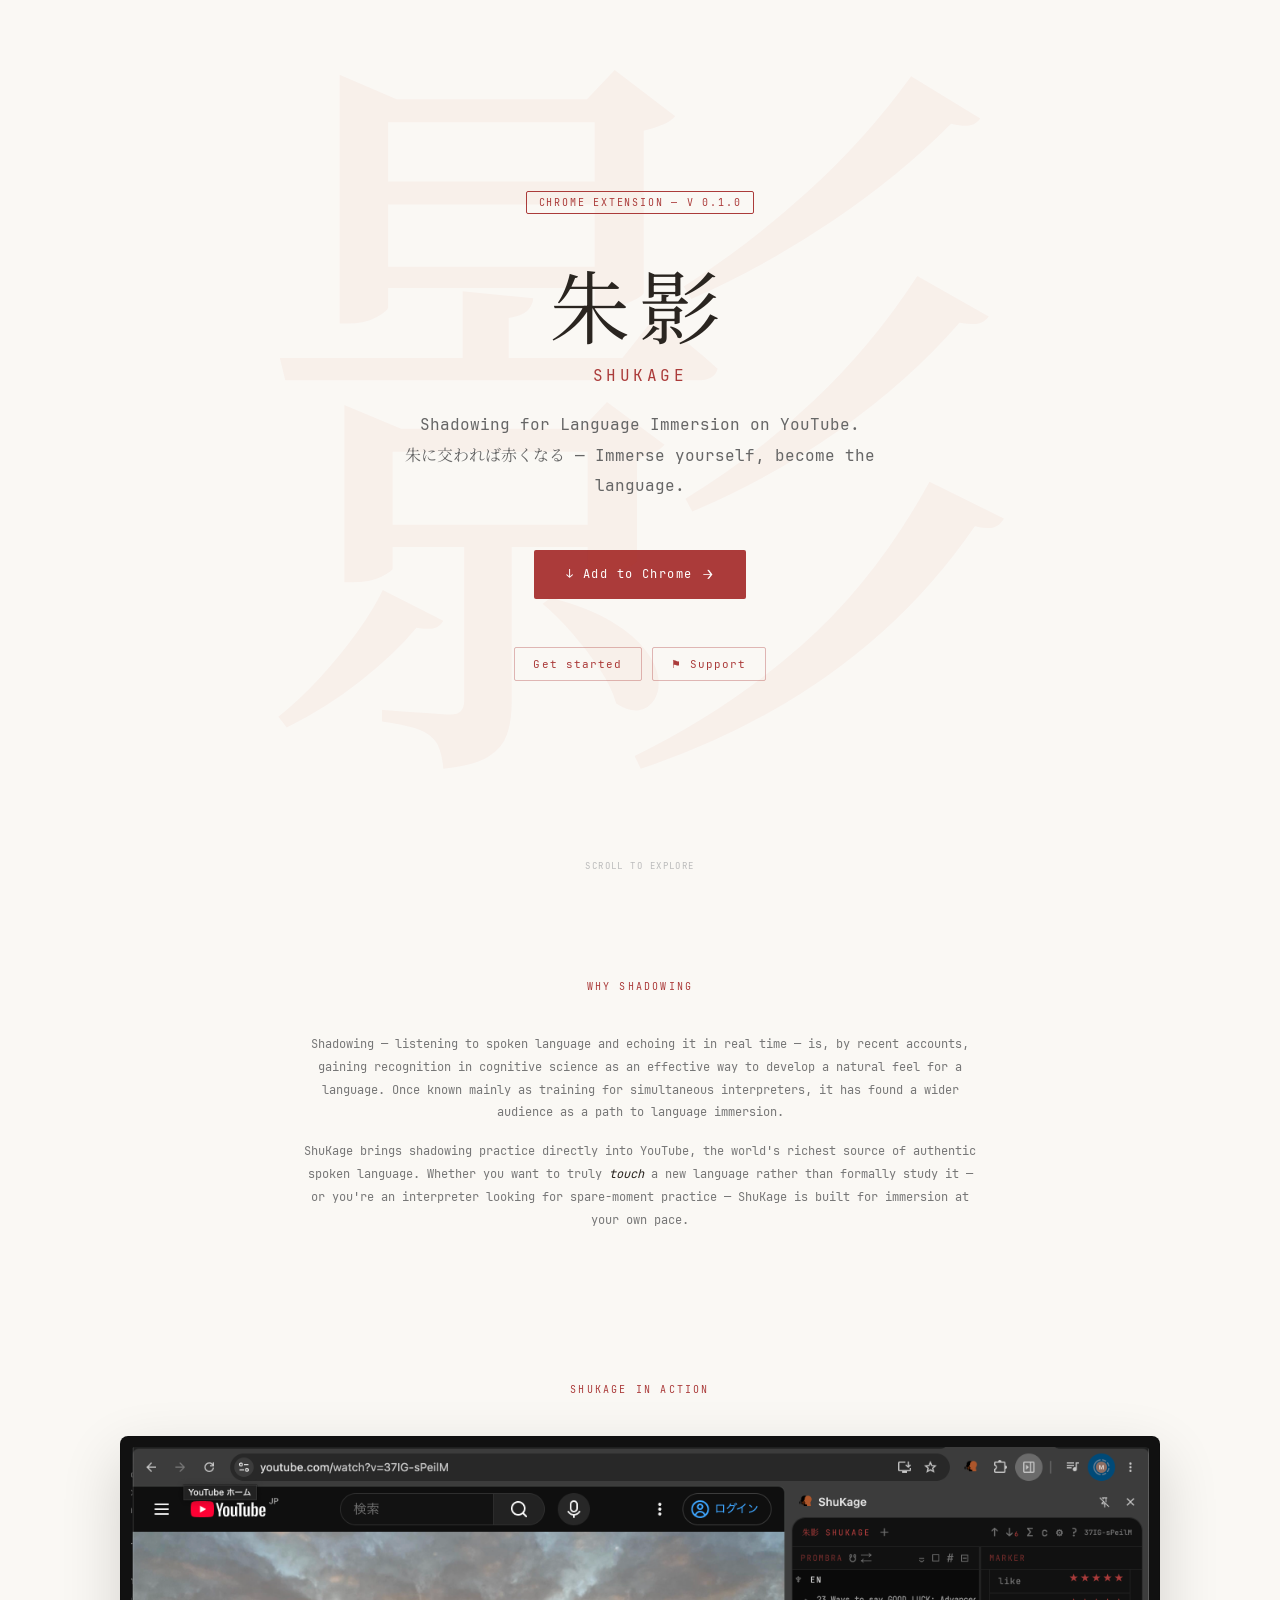
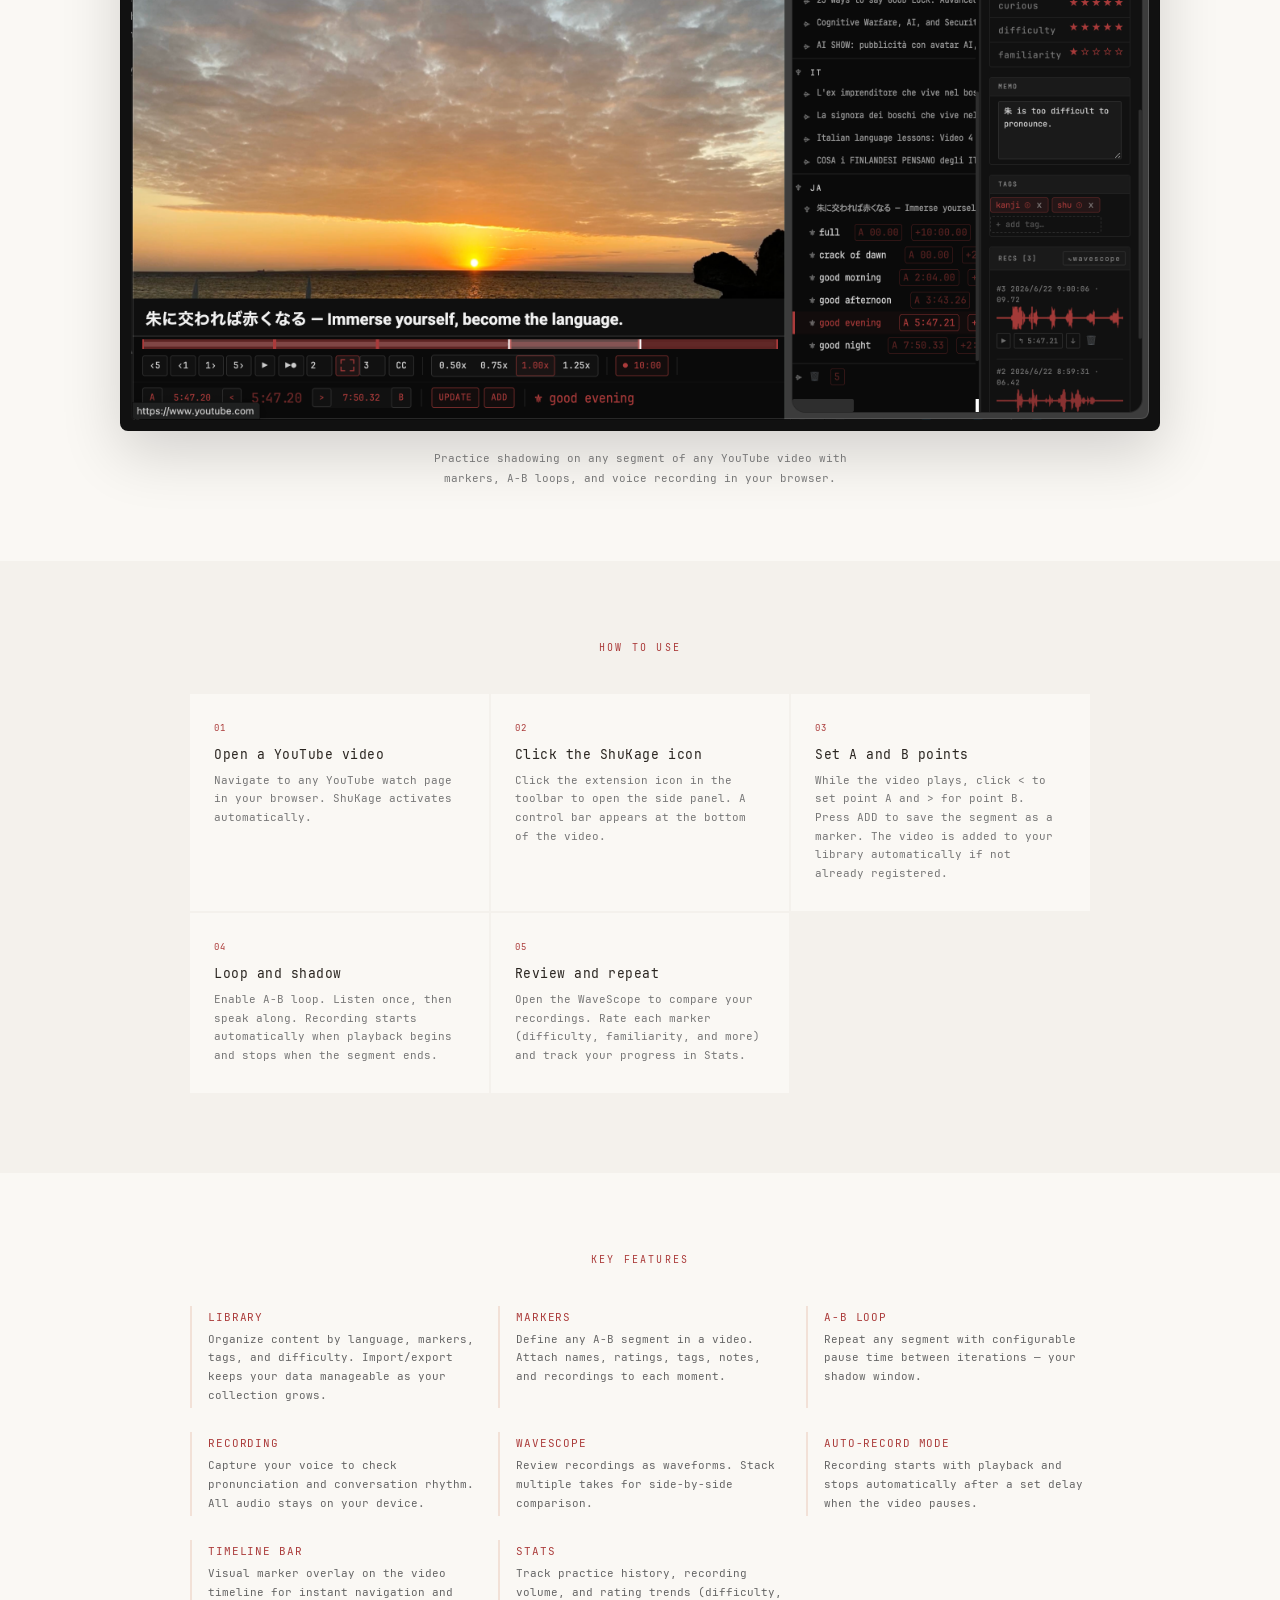
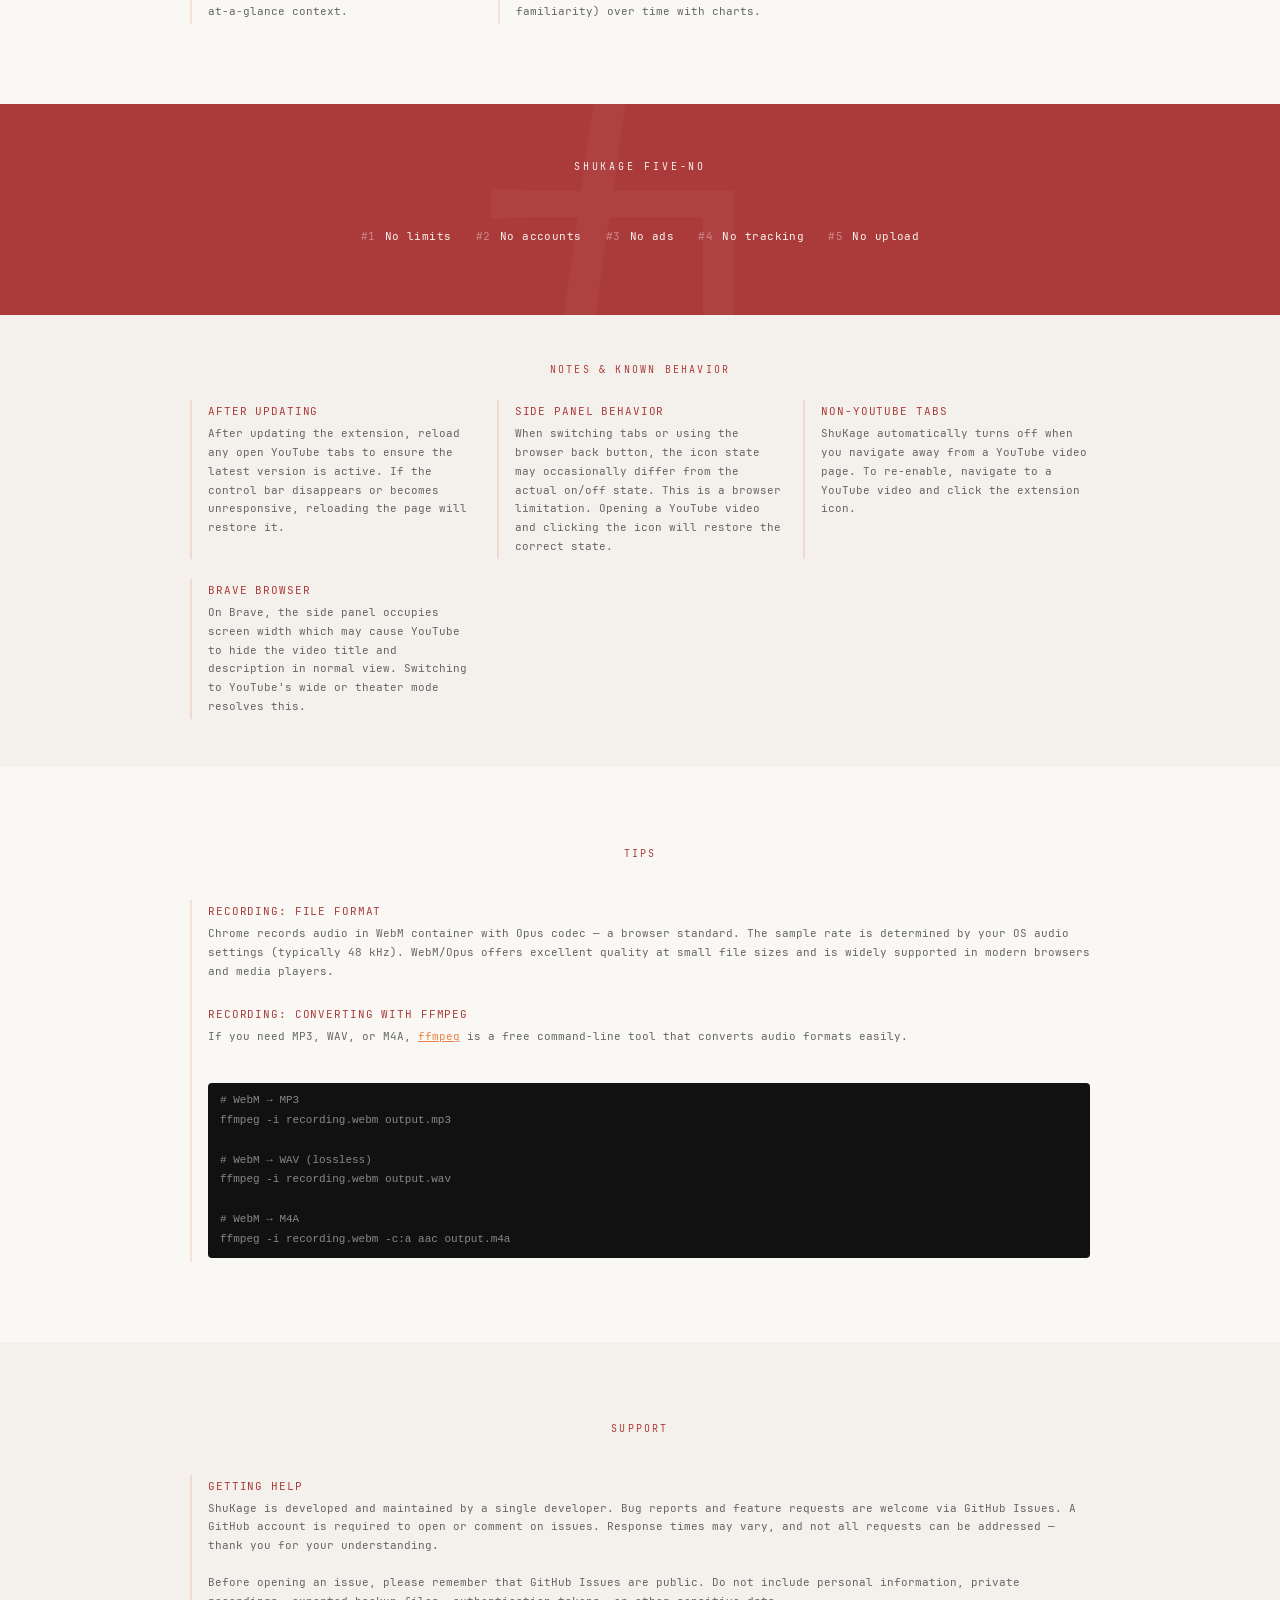
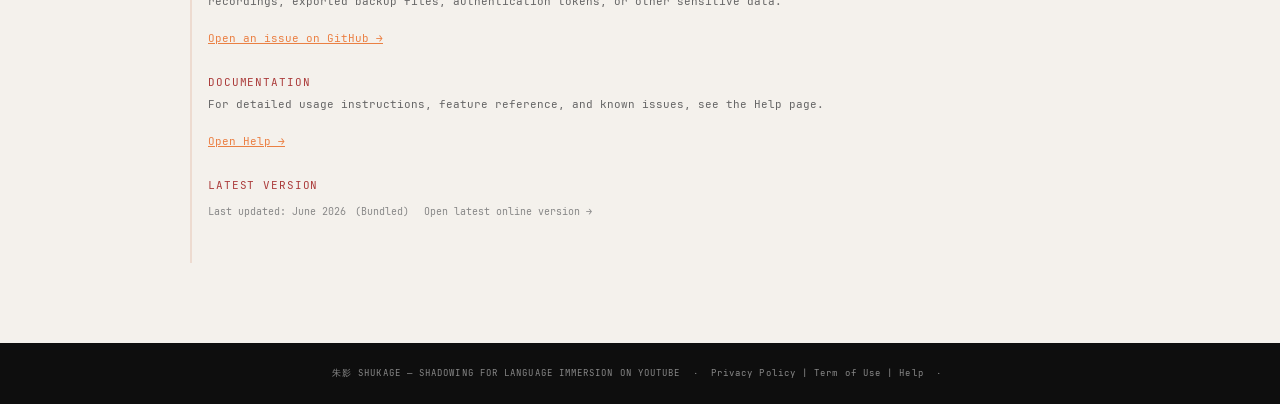
<file: index.html>
<!DOCTYPE html>
<html lang="en">
<head>
<meta charset="UTF-8">
<meta name="viewport" content="width=device-width, initial-scale=1.0">
<link rel="stylesheet" href="src/fonts.css">
<title>Welcome to ShuKage</title>

<style>
  *, *::before, *::after { box-sizing: border-box; margin: 0; padding: 0; }

  :root {
    --ink: #0e0e0e;
    --vermilion: #AB3B3A;
    --shukage-rgba: rgba(171,59,58,1.0);
    --vermilion-dim: rgba(192,68,10,0.12);
    --gold: #b8860b;
    --stone: #2a2520;
    --mist: #f4f1ec;
    --paper: #faf8f4;
    --border: rgba(0,0,0,0.08);
    --footer: rgba(var(--vermilion) / 0.9);
    --mono: 'JetBrains Mono', 'Courier New', monospace;
    --brand-ja: 'Noto Serif JP Kanji', serif;
    --brand-en: 'JetBrains Mono', monospace;
  }

  html { background: var(--paper); }

  body {
    font-family: var(--mono);
    color: var(--ink);
    min-height: 100vh;
    overflow-x: hidden;
  }

      .doc-meta {
      margin: 0.8rem 0 2.5rem;
      color: #888;
      font-size: 10px;
      line-height: 1.5;
    }
    .doc-meta-sub {
      margin-left: 0.25em;
    }
    
    .doc-latest-link {
      margin-left: 0.9em;
      color: inherit;
      text-decoration: none;
      /*text-underline-offset: 0.16em;*/
      white-space: nowrap;
    }
    .doc-latest-link:hover {
      color: #c0440a;
      text-decoration: underline;
  }

  /* ── Hero ── */
  .hero {
    position: relative;
    min-height: 100vh;
    display: flex;
    flex-direction: column;
    align-items: center;
    justify-content: center;
    padding: 60px 24px;
    overflow: hidden;
  }

  .hero::before {
    content: '影';
    position: absolute;
    font-family: var(--brand-ja);
    font-size: 60vw;
    font-weight: 300;
    color: rgba(192,68,10,0.04);
    top: 50%;
    left: 50%;
    transform: translate(-50%, -50%);
    pointer-events: none;
    user-select: none;
    line-height: 1;
  }

  .screen {
    background: var(--paper);
    padding: 72px 24px;
  }

  .screen-inner {
    max-width: 1040px;
    margin: 0 auto;
    text-align: center;
  }

  .screen-frame {
    margin: 0 auto;
    padding: 10px;
    background: #111;
    border-radius: 8px;
    box-shadow: 0 22px 60px rgba(0,0,0,0.16);
    border: 1px solid rgba(0,0,0,0.12);
  }

  .screen-frame img {
    display: block;
    width: 100%;
    height: auto;
    border-radius: 4px;
  }

  .screen-caption {
    margin: 18px auto 0;
    /*max-width: 680px;*/
    font-size: 11px;
    line-height: 1.8;
    color: #777;
  }

  /* ── Five ── */
  .five {
    position: relative;
    min-height: 100vh;
    display: flex;
    flex-direction: column;
    align-items: center;
    justify-content: center;
    padding: 60px 24px;
    overflow: hidden;
  }

  .five::before {
    content: '五';
    position: absolute;
    font-family: var(--brand-ja);
    font-size: 60vw;
    font-weight: 300;
    color: rgba(192,68,10,0.04);
    top: 50%;
    left: 50%;
    transform: translate(-50%, -50%);
    pointer-events: none;
    user-select: none;
    line-height: 1;
  }

.five-no {
  position: relative;
  overflow: hidden;
  padding: 56px 24px 72px;
  background: var(--vermilion);
  color: #f7f2ef;
}

.five-no::before {
  content: "五";
  position: absolute;
  left: 50%;
  top: 68%; /*52%*/
  transform: translate(-50%, -50%);
  font-family: "Noto Serif JP", serif;
  font-size: clamp(240px, 34vw, 520px);
  line-height: 1;
  color: rgba(255, 255, 255, 0.07);
  opacity: 0.5;
  pointer-events: none;
  user-select: none;
}

.five-no-inner {
  position: relative;
  z-index: 1;
  max-width: 1280px;
  margin: 0 auto;
}

.five-no-title {
  margin: 0 0 56px;
  text-align: center;
  font-family: 'JetBrains Mono', monospace;
  font-size: 10px;          /* 下の NOTES & ... に寄せる */
  font-weight: 500;
  letter-spacing: 0.28em;
  text-transform: uppercase;
}

/*.five-no-list {
  list-style: none;
  margin: 0 auto;
  padding: 0;
  max-width: 1400px;

  display: grid;
  grid-template-columns: repeat(12, minmax(0, 1fr));
  row-gap: 16px;
  align-items: center;
}

.five-no-list li {
  font-family: 'JetBrains Mono', monospace;
  font-size: 11px;          /* 本文より少し強い程度 *
  font-weight: 600;
  letter-spacing: 0.04em;
  white-space: nowrap;
}

.five-no-list .num {
  display: inline-block;
  min-width: 2ch;
  margin-right: 0.55em;
  opacity: 0.42;
}

.five-no-label {
  display: inline-block;
  white-space: nowrap;
}

.five-no-note {
  display: block;
  margin: 0.45em 0 0 calc(2ch + 0.9em);

  font-family: 'JetBrains Mono', monospace;
  font-size: 10px;
  line-height: 1.5;
  letter-spacing: 0.04em;

  color: rgba(255, 255, 255, 0.72);

  visibility: hidden;
  opacity: 0;
  transition: opacity 0.16s ease;

  white-space: nowrap;   /* これ *
  max-width: none;       /* 折り返し制限を外す *
}

@media (hover: hover) {
  .five-no-list li:hover .five-no-note {
    visibility: visible;
    opacity: 1;
  }

  .five-no-list li:hover .five-no-label {
    text-decoration: underline;
    text-underline-offset: 0.18em;
  }
}
*/
.five-no-list {
  list-style: none;
  margin: 0 auto;
  padding: 0;
  max-width: 1180px;

  display: flex;
  justify-content: center;
  align-items: flex-start;
  gap: 24px;
}

.five-no-list li {
  position: relative;
  font-family: 'JetBrains Mono', monospace;
  font-size: 11px;
  font-weight: 600;
  letter-spacing: 0.04em;
  white-space: nowrap;
  text-align: left;

  transform: none !important;
  grid-column: auto !important;
  justify-self: auto !important;
}
.five-no-list .num {
  display: inline-block;
  min-width: 2ch;
  margin-right: 0.16em;
  opacity: 0.42;
}
.five-no-label {
  display: inline-block;
  white-space: nowrap;
}

.five-no-note {
  position: absolute;
  left: calc(2.2ch + 0.55em);
  top: calc(100% + 0.45em);

  display: block;
  margin: 0;
  width: max-content;
  max-width: none;

  font-size: 10px;
  line-height: 1.5;
  letter-spacing: 0.04em;
  white-space: nowrap;

  color: rgba(255, 255, 255, 0.72);

  visibility: hidden;
  opacity: 0;
  pointer-events: none;
  transition: opacity 0.16s ease;
  z-index: 2;
}

@media (hover: hover) {
  .five-no-list li:hover .five-no-note {
    visibility: visible;
    opacity: 1;
  }

  .five-no-list li:hover .five-no-label {
    text-decoration: underline;
    text-underline-offset: 0.18em;
  }
}

/* 上段 */
.n1 { grid-column: 2 / span 3; justify-self: start;  transform: translate(28Zpx,16px);}
.n2 { grid-column: 8 / span 3; justify-self: start;  transform: translate(-64px,16px);}

/* 下段 */
.n3 { grid-column: 1 / span 3; justify-self: end; transform: translate(256px,16px);}
.n4 { grid-column: 5 / span 3; justify-self: center; transform: translate(114px,16px);}
.n5 { grid-column: 9 / span 4; justify-self: start; transform: translate(-80px,16px);}

@media (max-width: 980px) {
  .five-no-list {
    grid-template-columns: 1fr;
    row-gap: 22px;
  }

  .five-no-list .n1,
  .five-no-list .n2,
  .five-no-list .n3,
  .five-no-list .n4,
  .five-no-list .n5 {
    grid-column: auto;
  }

  .five-no-list li {
    white-space: normal;
  }
  }

  .badge {
    font-size: 10px;
    letter-spacing: 0.18em;
    color: var(--vermilion);
    border: 1px solid var(--vermilion);
    padding: 4px 12px;
    border-radius: 2px;
    margin-bottom: 32px;
    opacity: 0;
    animation: fadeUp 0.6s 0.1s forwards;
  }

  .logo-wrap {
    text-align: center;
    margin-bottom: 24px;
    opacity: 0;
    animation: fadeUp 0.6s 0.25s forwards;
  }

  .logo-ja {
    font-family: var(--brand-ja);
    font-size: clamp(48px, 8vw, 80px);
    font-weight: 300;
    color: var(--stone);
    display: block;
    letter-spacing: 0.12em;
  }

  .logo-en {
    font-size: clamp(13px, 2vw, 16px);
    letter-spacing: 0.22em;
    color: var(--vermilion);
    font-weight: 400;
    margin-top: 4px;
    display: block;
  }

  .tagline {
    font-family: var(--brand-en);
    font-weight: 300;
    font-size: clamp(13px, 2vw, 16px);
    color: #666;
    text-align: center;
    max-width: 560px;
    line-height: 1.9;
    margin-bottom: 48px;
    opacity: 0;
    animation: fadeUp 0.6s 0.4s forwards;
  }

  .cta {
    display: inline-flex;
    align-items: center;
    gap: 10px;
    background: var(--vermilion);
    color: #fff;
    font-family: var(--brand-en);
    font-size: 12px;
    letter-spacing: 0.12em;
    padding: 14px 32px;
    margin-bottom: 18px;
    border: none;
    cursor: pointer;
    border-radius: 2px;
    text-decoration: none;
    opacity: 0;
    animation: fadeUp 0.6s 0.55s forwards;
    transition: background 0.2s, transform 0.15s;
  }
  .cta:hover { background: #a03808; transform: translateY(-1px); }
  .cta-arrow { font-size: 16px; transition: transform 0.2s; }
  .cta:hover .cta-arrow { transform: translateX(4px); }

  /* ── Top CTA row (Add to Chrome / Support) — pages-site only ── */
  /*
    .cta-row {
    display: flex;
    gap: 10px;
    flex-wrap: wrap;
    justify-content: center;
    margin-bottom: 22px;
  }
    */

  /*
  .cta-disabled {
  background: transparent;
  color: rgba(171, 59, 58, 0.45);
  border: 1px dashed rgba(171, 59, 58, 0.35);
  cursor: default;
  pointer-events: none;
  }

  .cta-row {
    margin-top: 18px;
  }
*/

 /* ── Small button row ── */

  .cta-row {
    display: flex;
    gap: 10px;
    flex-wrap: wrap;
    justify-content: center;
  }

  /* ── Hero actions ── */

  .hero-actions {
    display: flex;
    flex-direction: column;
    align-items: center;
    margin-bottom: 28px;
  }

  .hero-actions > .cta {
    display: inline-flex;
    margin-bottom: 48px;
    opacity: 1;
    animation: none;
  }

  .hero-actions > .cta-row {
    margin-bottom: 0;
  }

  .btn-sm {
    display: inline-flex;
    align-items: center;
    gap: 6px;
    font-family: 'JetBrains Mono', 'Courier New', monospace;
    font-size: 11px;
    letter-spacing: 0.1em;
    padding: 9px 18px;
    border-radius: 2px;
    text-decoration: none;
    transition: opacity 0.15s, border-color 0.15s, color 0.15s;
  }

  .btn-sm-primary {
    background: var(--vermilion);
    color: #fff;
  }
  .btn-sm-primary:hover { background: #a03808; }

  .btn-sm-secondary {
    background: transparent;
    color: var(--vermilion);
    border: 1px solid rgba(171, 59, 58, 0.35);
  }

  .btn-sm-secondary:hover {
    border-color: var(--vermilion);
    color: var(--vermilion);
  }

  .btn-sm-disabled {
    background: transparent;
    color: rgba(171, 59, 58, 0.45);
    border: 1px dashed rgba(171, 59, 58, 0.35);
    cursor: default;
    pointer-events: none;
  }

  .btn-sm-badge {
    font-size: 8px;
    letter-spacing: 0.1em;
    color: rgba(171, 59, 58, 0.55);
    border: 1px solid rgba(171, 59, 58, 0.35);
    border-radius: 2px;
    padding: 1px 4px;
    margin-left: 2px;
  }
  
  .scroll-hint {
    position: absolute;
    bottom: 28px;
    left: 50%;
    transform: translateX(-50%);
    font-size: 9px;
    letter-spacing: 0.16em;
    color: #bbb;
    animation: pulse 2s 1.5s infinite;
  }

  /* ── Steps ── */
  /* ── Why shadowing ── */
  .why {
    padding: 80px 24px;
  }

  .why-inner {
    max-width: 680px;
    margin: 0 auto;
    text-align: center;
  }

  .why-text {
    font-size: 12px;
    line-height: 1.9;
    color: #777;
    margin-bottom: 16px;
  }

  .why-text em {
    font-style: italic;
    color: var(--stone);
  }

  .why-text:last-child { margin-bottom: 0; }

  .steps {
    background: var(--mist);
    padding: 80px 24px;
  }

  .steps-inner {
    max-width: 900px;
    margin: 0 auto;
  }

  .section-label {
    font-size: 10px;
    letter-spacing: 0.22em;
    color: var(--vermilion);
    margin-bottom: 40px;
    text-align: center;
  }

  .section-label-white {
    font-size: 10px;
    letter-spacing: 0.22em;
    color: var(--mist);
    margin-bottom: 40px;
    text-align: center;
  }
  .step-grid {
    display: grid;
    grid-template-columns: repeat(auto-fit, minmax(240px, 1fr));
    gap: 2px;
  }

  .step {
    background: var(--paper);
    padding: 28px 24px;
    position: relative;
  }

  .step-num {
    font-size: 9px;
    letter-spacing: 0.12em;
    color: var(--vermilion);
    margin-bottom: 12px;
  }

  .step-title {
    font-size: 13px;
    font-weight: 400;
    color: var(--stone);
    margin-bottom: 8px;
    letter-spacing: 0.04em;
  }

  .step-desc {
    font-size: 11px;
    color: #777;
    line-height: 1.7;
  }

  /* ── Features ── */
  .features {
    padding: 80px 24px;
    background: var(--paper);
  }

  .features-inner {
    max-width: 900px;
    margin: 0 auto;
  }

  .feat-list {
    display: grid;
    grid-template-columns: repeat(auto-fit, minmax(280px, 1fr));
    gap: 24px;
    margin-top: 40px;
  }

  .feat {
    border-left: 2px solid var(--vermilion-dim);
    padding: 4px 0 4px 16px;
  }

  .feat-name {
    font-size: 11px;
    letter-spacing: 0.08em;
    color: var(--vermilion);
    margin-bottom: 6px;
  }

  .feat-desc {
    font-size: 11px;
    color: #666;
    line-height: 1.7;
  }

  /* ── Privacy strip ── */
  .privacy {
    background: var(--vermilion);
    color: rgba(255,255,255,0.5);
    text-align: center;
    padding: 32px 24px;
    font-size: 10px;
    letter-spacing: 0.1em;
    display: flex;
    align-items: center;
    justify-content: center;
    gap: 24px;
    flex-wrap: wrap;
  }

  .privacy span { display: flex; align-items: center; gap: 6px; }
  .privacy strong { color: rgba(255,255,255,0.7); }

  /* ── Footer ── */
  footer {
    background: var(--ink);
    color: rgba(255,255,255,0.3);
    text-align: center;
    padding: 24px;
    font-size: 9px;
    letter-spacing: 0.12em;
  }

  /* ── Animations ── */
  @keyframes fadeUp {
    from { opacity: 0; transform: translateY(16px); }
    to   { opacity: 1; transform: translateY(0); }
  }

  @keyframes pulse {
    0%, 100% { opacity: 0.4; }
    50% { opacity: 1; }
  }
</style>
</head>
<body>

<!-- HERO -->
<section class="hero">
  <div class="badge">CHROME EXTENSION — V 0.1.0</div>
  <div class="logo-wrap">
    <span class="logo-ja">朱影</span>
    <span class="logo-en">SHUKAGE</span>
  </div>
  <p class="tagline">
    Shadowing for Language Immersion on YouTube.<br>
    <span style="font-family: var(--brand-ja);">朱に交われば赤くなる</span> — Immerse yourself, become the language.
  </p>

  <div class="hero-actions">
    <a class="cta" href="https://mondellera.github.io/shukage-desk/addtochrome.html" target="_blank" rel="noopener">
      ↓ Add to Chrome <span class="cta-arrow">→</span>
    </a>

    <div class="cta-row">
      <a class="btn-sm btn-sm-secondary" href="#why">
        Get started
      </a>
      <a class="btn-sm btn-sm-secondary" href="#support">
        ⚑ Support
      </a>
    </div>
  </div>

  <div class="scroll-hint">SCROLL TO EXPLORE</div>
</section>

<!-- WHY SHADOWING -->
<section class="why" id="why">
  <div class="why-inner">
    <div class="section-label">WHY SHADOWING</div>
    <p class="why-text">
      Shadowing — listening to spoken language and echoing it in real time — is,
      by recent accounts, gaining recognition in cognitive science as an effective
      way to develop a natural feel for a language. Once known mainly as training
      for simultaneous interpreters, it has found a wider audience as a path to
      language immersion.
    </p>
    <p class="why-text">
      ShuKage brings shadowing practice directly into YouTube, the world's richest
      source of authentic spoken language. Whether you want to truly <em>touch</em>
      a new language rather than formally study it — or you're an interpreter
      looking for spare-moment practice — ShuKage is built for immersion at your
      own pace.
    </p>
  </div>
</section>

<!-- PRODUCT SCREENSHOT -->
<section class="screen">
  <div class="screen-inner">
    <div class="section-label">SHUKAGE IN ACTION</div>
    <figure class="screen-frame">
      <img
        src="assets/images/shukage-main-screen.png"
        alt="ShuKage control bar and side panel on a YouTube video page"
        loading="lazy">
    </figure>
    <p class="screen-caption">
      Practice shadowing on any segment of any YouTube video with<br> markers, A-B loops, and voice recording in your browser.
    </p>
  </div>
</section>

<!-- HOW TO USE -->
<section class="steps" id="how">
  <div class="steps-inner">
    <div class="section-label">HOW TO USE</div>
    <div class="step-grid">
      <div class="step">
        <div class="step-num">01</div>
        <div class="step-title">Open a YouTube video</div>
        <div class="step-desc">Navigate to any YouTube watch page in your browser. ShuKage activates automatically.</div>
      </div>
      <div class="step">
        <div class="step-num">02</div>
        <div class="step-title">Click the ShuKage icon</div>
        <div class="step-desc">Click the extension icon in the toolbar to open the side panel. A control bar appears at the bottom of the video.</div>
      </div>
      <div class="step">
        <div class="step-num">03</div>
        <div class="step-title">Set A and B points</div>
        <div class="step-desc">While the video plays, click <strong>&lt;</strong> to set point A and <strong>&gt;</strong> for point B. Press ADD to save the segment as a marker. The video is added to your library automatically if not already registered.</div>
      </div>
      <div class="step">
        <div class="step-num">04</div>
        <div class="step-title">Loop and shadow</div>
        <div class="step-desc">Enable A-B loop. Listen once, then speak along. Recording starts automatically when playback begins and stops when the segment ends.</div>
      </div>
      <div class="step">
        <div class="step-num">05</div>
        <div class="step-title">Review and repeat</div>
        <div class="step-desc">Open the WaveScope to compare your recordings. Rate each marker (difficulty, familiarity, and more) and track your progress in Stats.</div>
      </div>
    </div>
  </div>
</section>

<!-- FEATURES -->
<section class="features">
  <div class="features-inner">
    <div class="section-label">KEY FEATURES</div>
    <div class="feat-list">
      <div class="feat">
        <div class="feat-name">LIBRARY</div>
        <div class="feat-desc">Organize content by language, markers, tags, and difficulty. Import/export keeps your data manageable as your collection grows.</div>
      </div>
      <div class="feat">
        <div class="feat-name">MARKERS</div>
        <div class="feat-desc">Define any A-B segment in a video. Attach names, ratings, tags, notes, and recordings to each moment.</div>
      </div>
      <div class="feat">
        <div class="feat-name">A-B LOOP</div>
        <div class="feat-desc">Repeat any segment with configurable pause time between iterations — your shadow window.</div>
      </div>
      <div class="feat">
        <div class="feat-name">RECORDING</div>
        <div class="feat-desc">Capture your voice to check pronunciation and conversation rhythm. All audio stays on your device.</div>
      </div>
      <div class="feat">
        <div class="feat-name">WAVESCOPE</div>
        <div class="feat-desc">Review recordings as waveforms. Stack multiple takes for side-by-side comparison.</div>
      </div>
      <div class="feat">
        <div class="feat-name">AUTO-RECORD MODE</div>
        <div class="feat-desc">Recording starts with playback and stops automatically after a set delay when the video pauses.</div>
      </div>
      <div class="feat">
        <div class="feat-name">TIMELINE BAR</div>
        <div class="feat-desc">Visual marker overlay on the video timeline for instant navigation and at-a-glance context.</div>
      </div>
      <div class="feat">
        <div class="feat-name">STATS</div>
        <div class="feat-desc">Track practice history, recording volume, and rating trends (difficulty, familiarity) over time with charts.</div>
      </div>
    </div>
  </div>
</section>

<!-- PRIVACY -->
 <!--
  <section style="background:var(--vermilion);padding:48px 24px">
    <div style="max-width:900px;margin:0 auto">
      <div class="section-label-white">SHUKAGE’S FIVE NOs</div>
<div class="privacy">
          <span>#1 <strong>No accounts</strong></span>
          <span>#3 <strong>No tracking</strong></span>
          <span>#4 <strong>No data upload</strong></span>
          <span>#2 <strong>No ads</strong></span>
          <span>#5 <strong>No limits on your choice</strong></span>
        </div>
      </div>
    </div>
</section>
-->

<section class="five-no" aria-labelledby="five-no-title">
  <div class="five-no-inner">
    <h2 id="five-no-title" class="five-no-title">SHUKAGE FIVE-NO</h2>

    <ul class="five-no-list">
      <li class="n1">
        <span class="five-no-label"><span class="num">#1</span> No limits</span>
        <span class="five-no-note">Use the video you choose.</span>
      </li>
      <li class="n2">
        <span class="five-no-label"><span class="num">#2</span> No accounts</span>
        <span class="five-no-note">No sign-in is required.</span>
      </li>
      <li class="n3">
        <span class="five-no-label"><span class="num">#3</span> No ads</span>
        <span class="five-no-note">ShuKage does not show ads.</span>
      </li>
      <li class="n4">
        <span class="five-no-label"><span class="num">#4</span> No tracking</span>
        <span class="five-no-note">Your practice behavior is not tracked.</span>
      </li>
      <li class="n5">
        <span class="five-no-label"><span class="num">#5</span> No upload</span>
        <span class="five-no-note">ShuKage does not upload your data.</span>
      </li>
    </ul>
</div>
</section>

<!-- KNOWN ISSUES -->
<section style="background:var(--mist);padding:48px 24px">
  <div style="max-width:900px;margin:0 auto">
    <div class="section-label" style="margin-bottom:24px">NOTES &amp; KNOWN BEHAVIOR</div>
    <div style="display:grid;grid-template-columns:repeat(auto-fit,minmax(260px,1fr));gap:20px">
      <div class="feat">
        <div class="feat-name">AFTER UPDATING</div>
        <div class="feat-desc">After updating the extension, reload any open YouTube tabs to ensure the latest version is active. If the control bar disappears or becomes unresponsive, reloading the page will restore it.</div>
      </div>
      <div class="feat">
        <div class="feat-name">SIDE PANEL BEHAVIOR</div>
        <div class="feat-desc">When switching tabs or using the browser back button, the icon state may occasionally differ from the actual on/off state. This is a browser limitation. Opening a YouTube video and clicking the icon will restore the correct state.</div>
      </div>
      <div class="feat">
        <div class="feat-name">NON-YOUTUBE TABS</div>
        <div class="feat-desc">ShuKage automatically turns off when you navigate away from a YouTube video page. To re-enable, navigate to a YouTube video and click the extension icon.</div>
      </div>
      <div class="feat">
        <div class="feat-name">BRAVE BROWSER</div>
        <div class="feat-desc">On Brave, the side panel occupies screen width which may cause YouTube to hide the video title and description in normal view. Switching to YouTube's wide or theater mode resolves this.</div>
      </div>
    </div>
  </div>
</section>

<section class="features">
  <div class="features-inner">
    <div class="section-label">TIPS</div>
    <div class="feat-grid">
      <div class="feat">
        <div class="feat-name">RECORDING: FILE FORMAT</div>
        <div class="feat-desc">
          <p>Chrome records audio in WebM container with Opus codec — a browser standard. The sample rate is determined by your OS audio settings (typically 48 kHz). WebM/Opus offers excellent quality at small file sizes and is widely supported in modern browsers and media players.
          </p><br>
        </div>
      </div>
      <div class="feat">
        <div class="feat-name">RECORDING: CONVERTING WITH FFMPEG</div>
        <div class="feat-desc">
          <p>If you need MP3, WAV, or M4A, <a href="https://ffmpeg.org" target="_blank" style="color:rgba(232,100,26,0.8)">ffmpeg</a> is a free command-line tool that converts audio formats easily.
          </p><br><br>
          <code style="display:block;background:#111;padding:8px 12px;border-radius:4px;font-size:11px;line-height:1.8;color:#888;">
            # WebM → MP3<br>
            ffmpeg -i recording.webm output.mp3<br><br>
            # WebM → WAV (lossless)<br>
            ffmpeg -i recording.webm output.wav<br><br>
            # WebM → M4A<br>
            ffmpeg -i recording.webm -c:a aac output.m4a
          </code>
        </div>
      </div>
    </div>
  </div>
</section>

<!-- SUPPORT -->
<section class="features" id="support" style="background-color:var(--mist);">
  <div class="features-inner">
    <div class="section-label">SUPPORT</div>
    <div class="feat-grid">
      <div class="feat">
        <div class="feat-name">GETTING HELP</div>
        <div class="feat-desc">
          ShuKage is developed and maintained by a single developer.
          Bug reports and feature requests are welcome via GitHub Issues.
          A GitHub account is required to open or comment on issues.
          Response times may vary, and not all requests can be addressed —
          thank you for your understanding.
          <br><br>
          Before opening an issue, please remember that GitHub Issues are public.
          Do not include personal information, private recordings, exported backup files,
          authentication tokens, or other sensitive data.
          <br><br>
          <a href="https://github.com/mondellera/shukage-desk/issues" target="_blank" style="color:rgba(232,100,26,0.8)">Open an issue on GitHub →</a><br><br>
        </div>
      </div>
      <div class="feat">
        <div class="feat-name">DOCUMENTATION</div>
        <div class="feat-desc">
          For detailed usage instructions, feature reference, and known issues,
          see the Help page.
          <br><br>
          <a href="help.html" style="color:rgba(232,100,26,0.8)">Open Help →</a><br><br>
        </div>
      </div>
      <div class="feat">
        <div class="feat-name">LATEST VERSION</div>
        <div class="feat-desc">
  <div>
    <p class="doc-meta">
      Last updated: June 2026
      <span class="doc-meta-sub">(Bundled)</span>
      <a class="doc-latest-link" href="https://mondellera.github.io/shukage-desk/index.html" target="_blank" rel="noopener">
        Open latest online version →
      </a>
    </p>
  </div>
        </div>
      </div>
    </div>
  </div>
</section>

<!-- FOOTER -->
<footer style="color:rgba(255,255,255,0.5);text-decoration:none">
  朱影 SHUKAGE — SHADOWING FOR LANGUAGE IMMERSION ON YOUTUBE &nbsp;·&nbsp;
  <a href="privacy-policy.html" style="color:rgba(255,255,255,0.5);text-decoration:none">Privacy Policy | </a>
  <a href="terms.html" style="color:rgba(255,255,255,0.5);text-decoration:none">Term of Use | </a>
  <a href="help.html" style="color:rgba(255,255,255,0.5);text-decoration:none">Help</a> &nbsp;·&nbsp;
  <!-- a href="#support" style="color:rgba(255,255,255,0.5);text-decoration:none">SUPPORT</a> &nbsp;·&nbsp; -->
</footer>

</body>
</html>
</file>
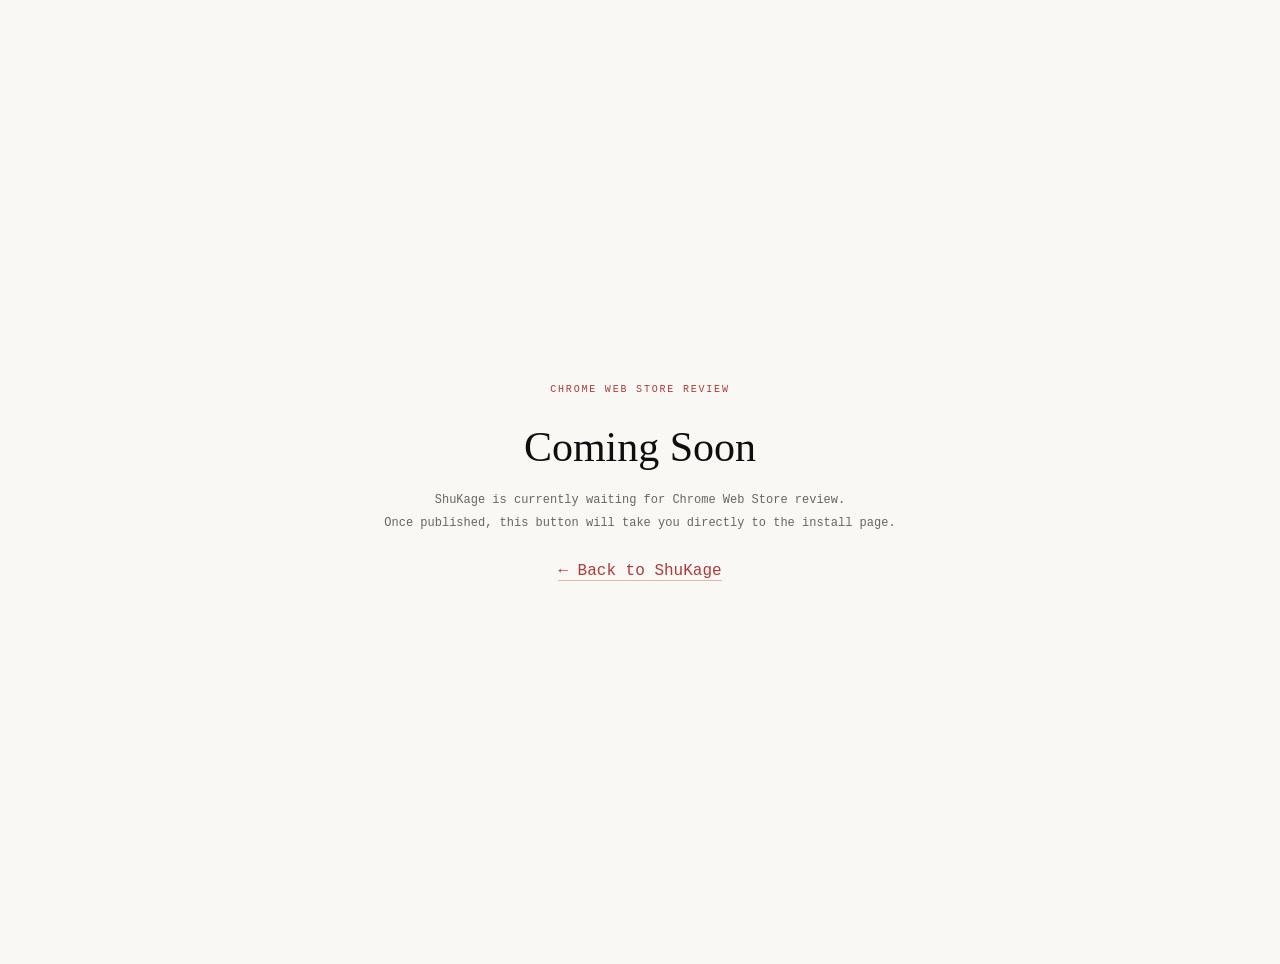
<file: addtochrome.html>
<!DOCTYPE html>
<html lang="en">
<head>
<meta charset="UTF-8">
<meta name="viewport" content="width=device-width, initial-scale=1.0">
<title>ShuKage — Coming Soon</title>
<style>
  body {
    font-family: 'JetBrains Mono', 'Courier New', monospace;
    background: #faf8f4;
    color: #0e0e0e;
    min-height: 100vh;
    display: flex;
    align-items: center;
    justify-content: center;
    padding: 24px;
    text-align: center;
  }

  .card {
    max-width: 560px;
  }

  .label {
    font-size: 10px;
    letter-spacing: 0.18em;
    color: #AB3B3A;
    margin-bottom: 24px;
  }

  h1 {
    font-family: serif;
    font-weight: 300;
    font-size: 42px;
    margin-bottom: 18px;
  }

  p {
    font-size: 12px;
    line-height: 1.9;
    color: #666;
    margin-bottom: 28px;
  }

  a {
    color: #AB3B3A;
    text-decoration: none;
    border-bottom: 1px solid rgba(171, 59, 58, 0.35);
  }
</style>
</head>
<body>
  <main class="card">
    <div class="label">CHROME WEB STORE REVIEW</div>
    <h1>Coming Soon</h1>
    <p>
      ShuKage is currently waiting for Chrome Web Store review.<br>
      Once published, this button will take you directly to the install page.
    </p>
    <a href="index.html">← Back to ShuKage</a>
  </main>
</body>
</html>
</file>
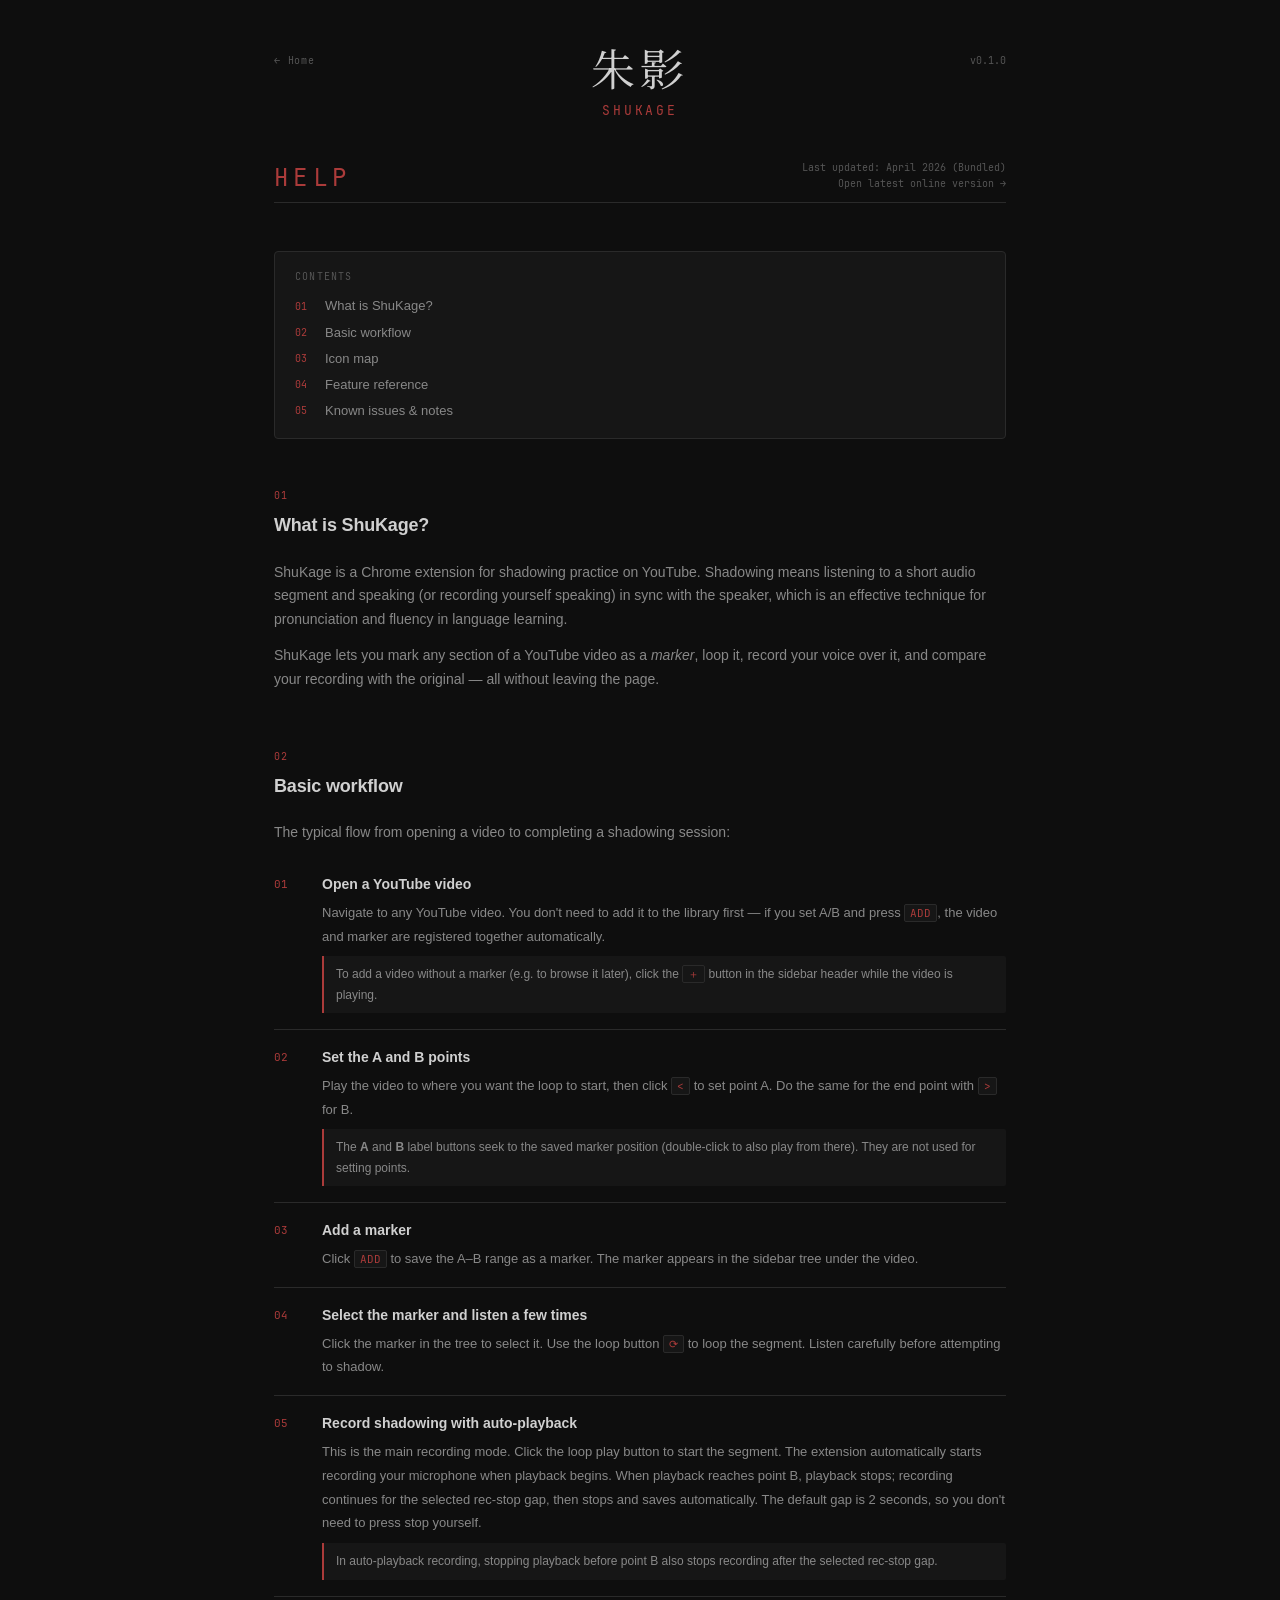
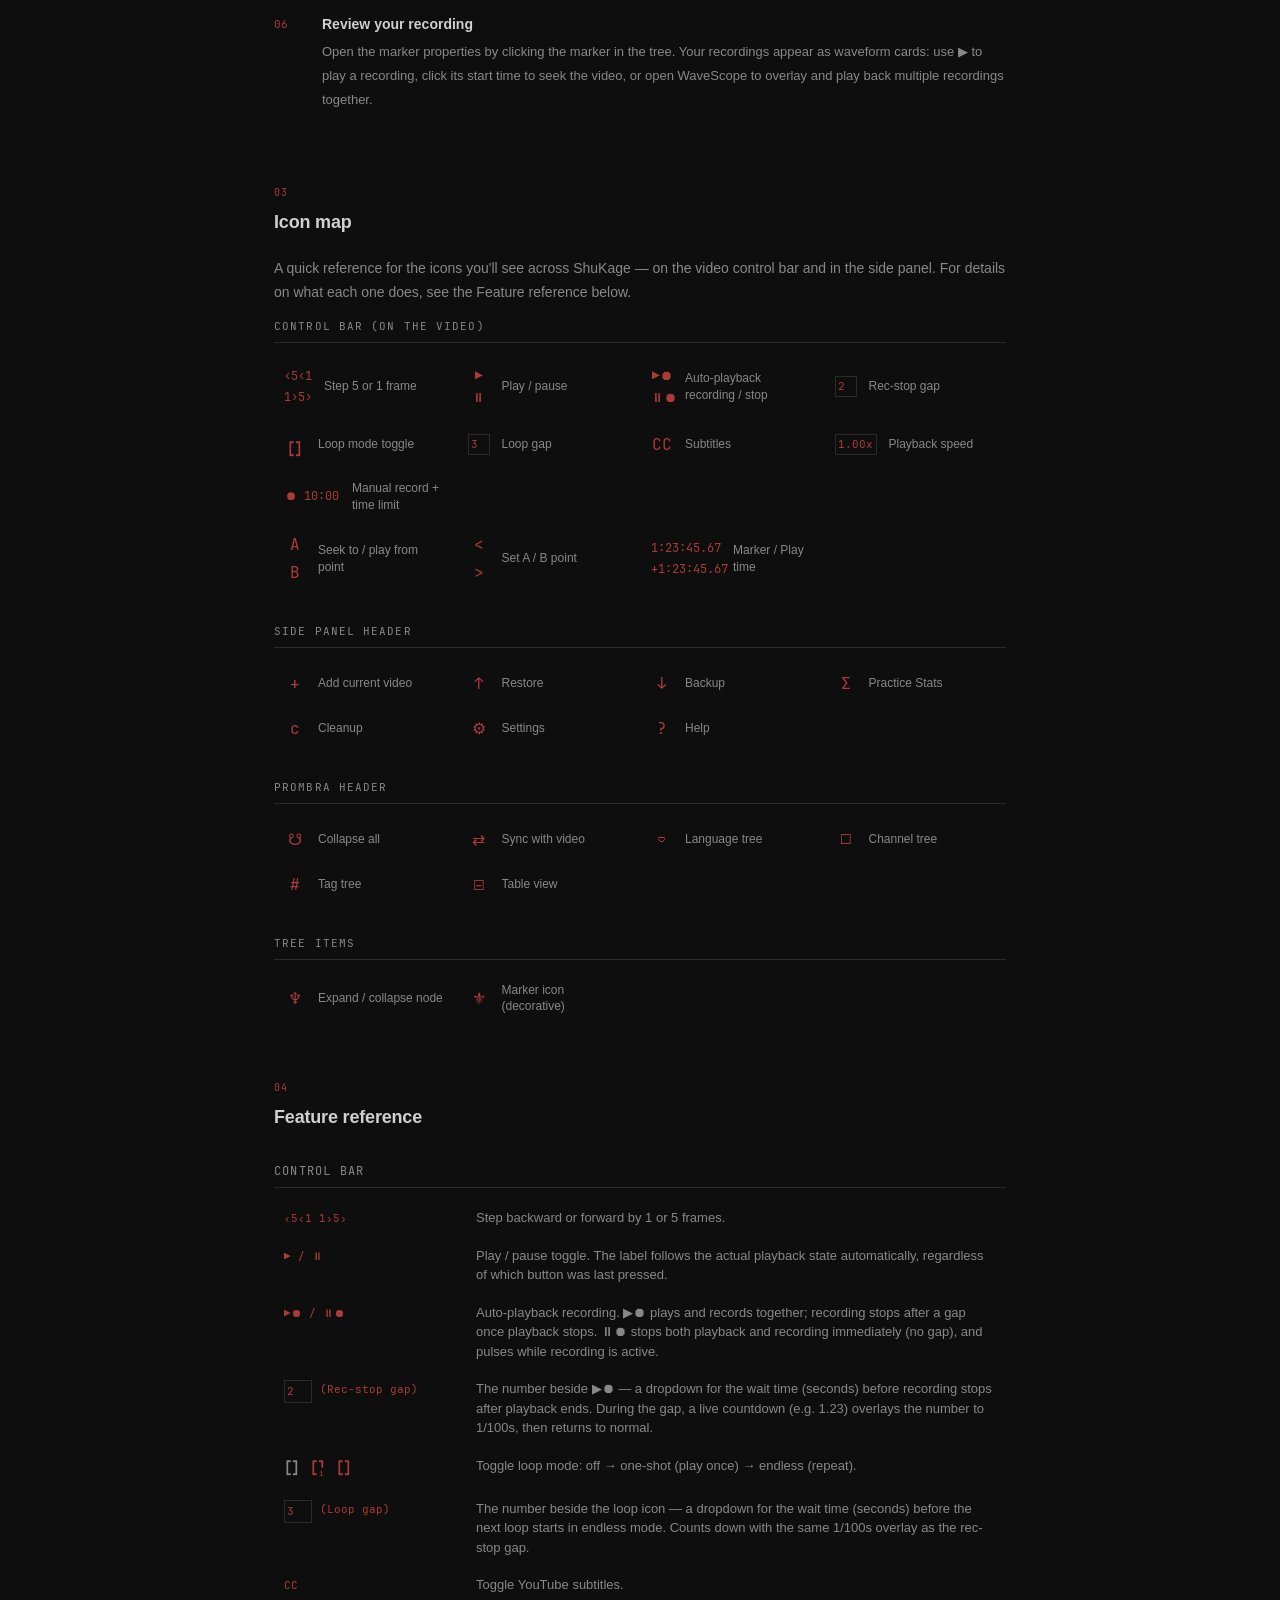
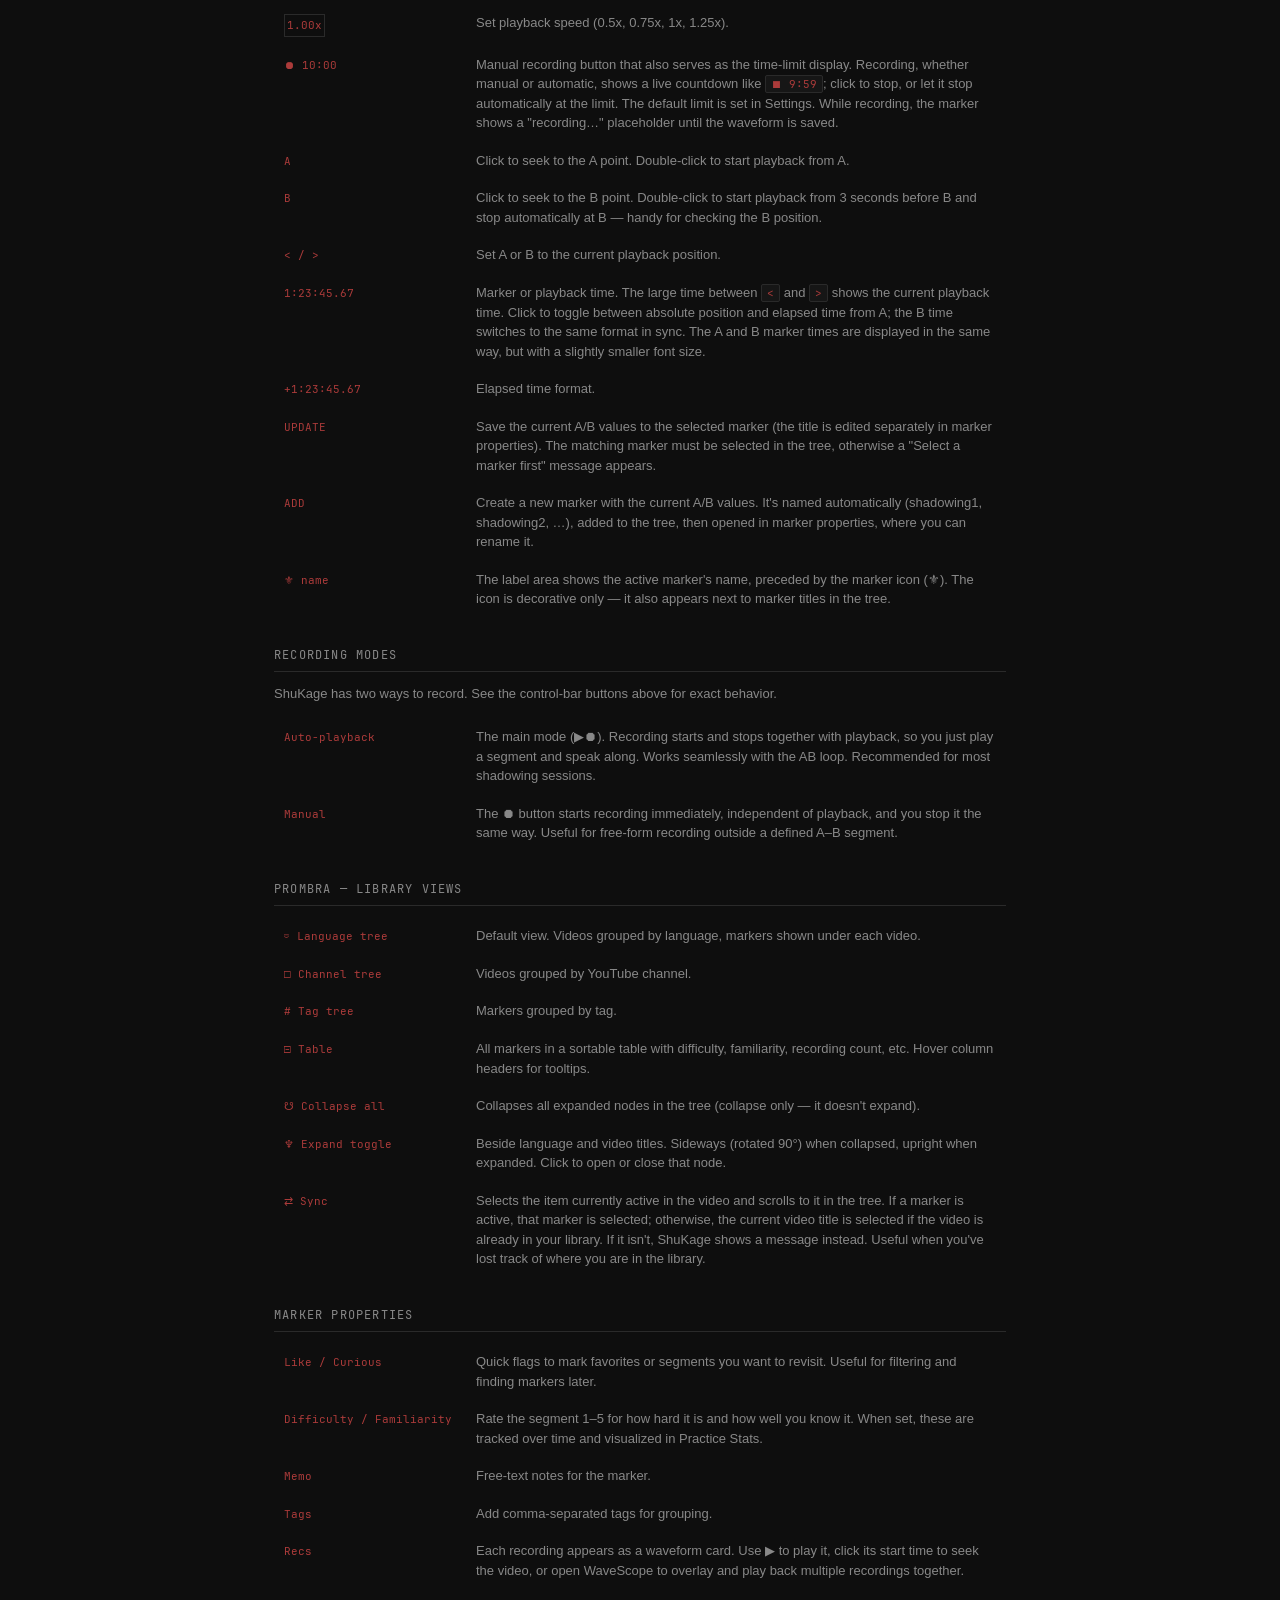
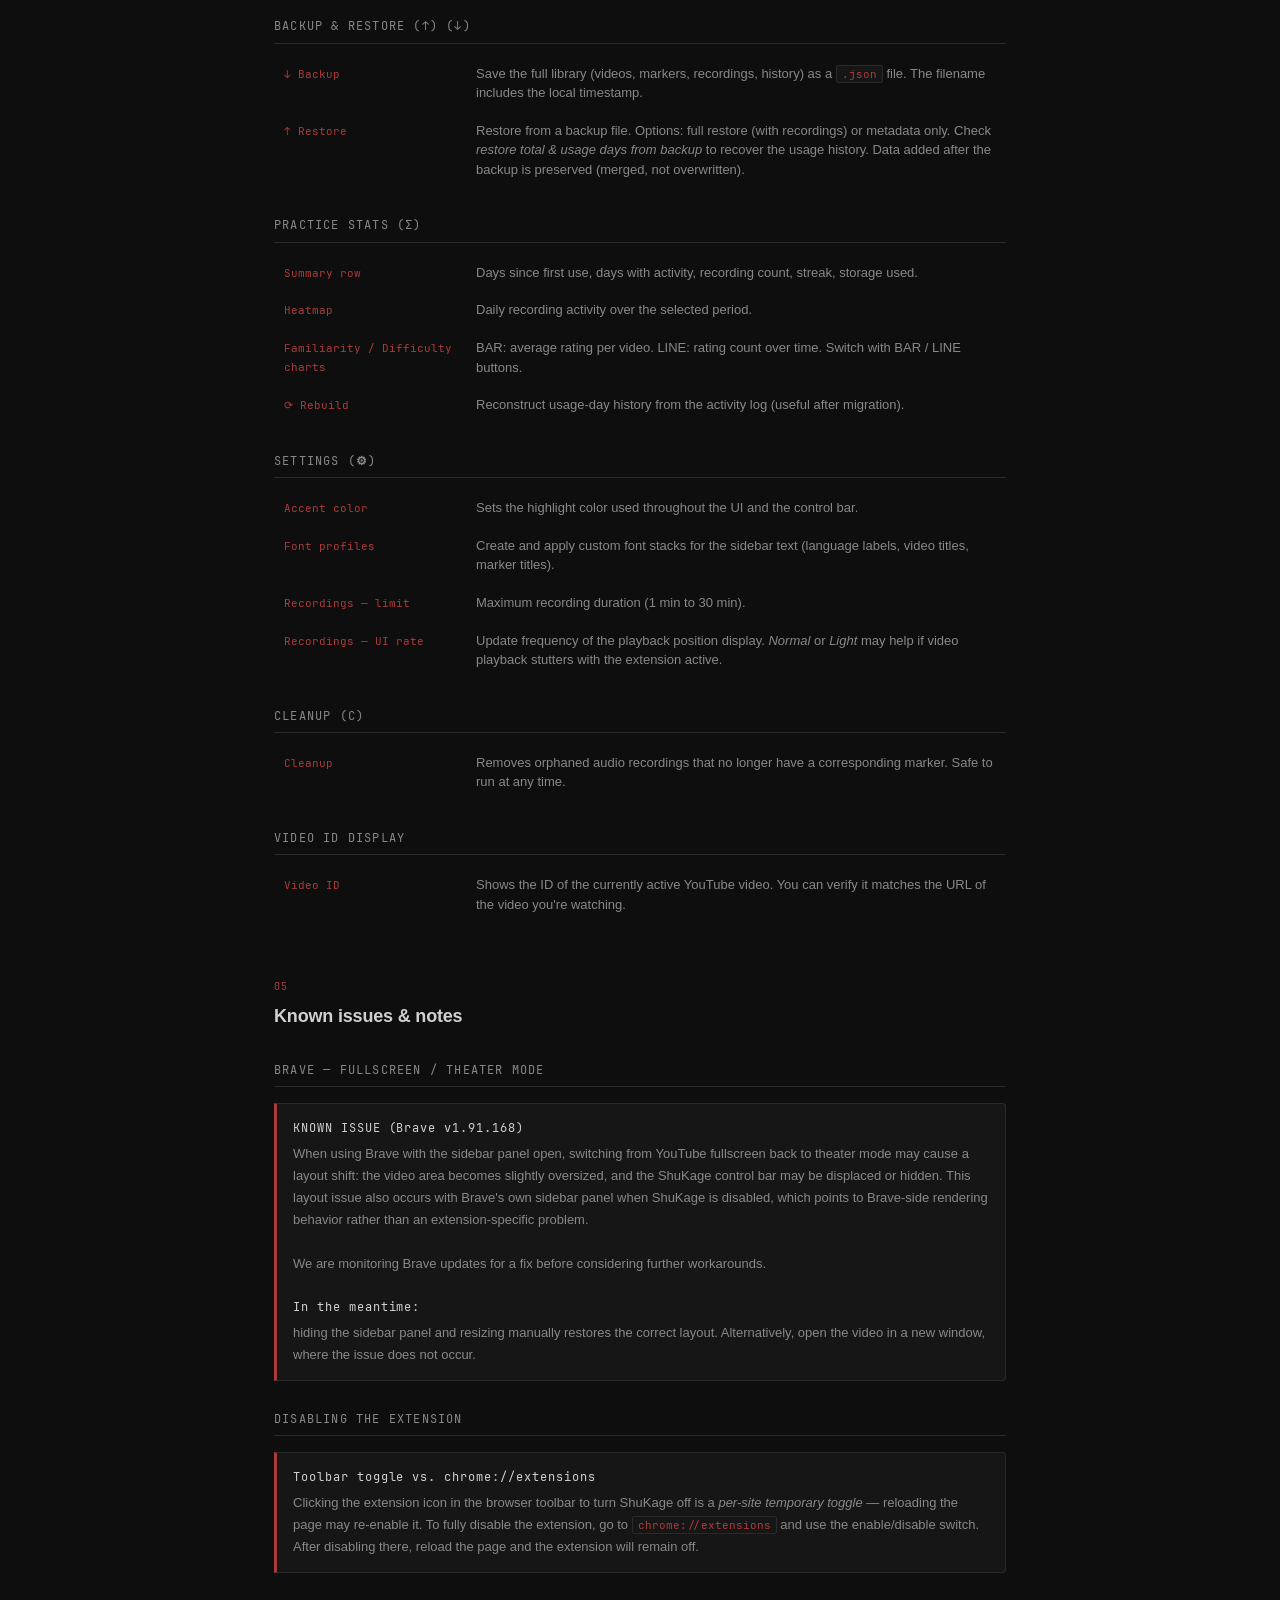
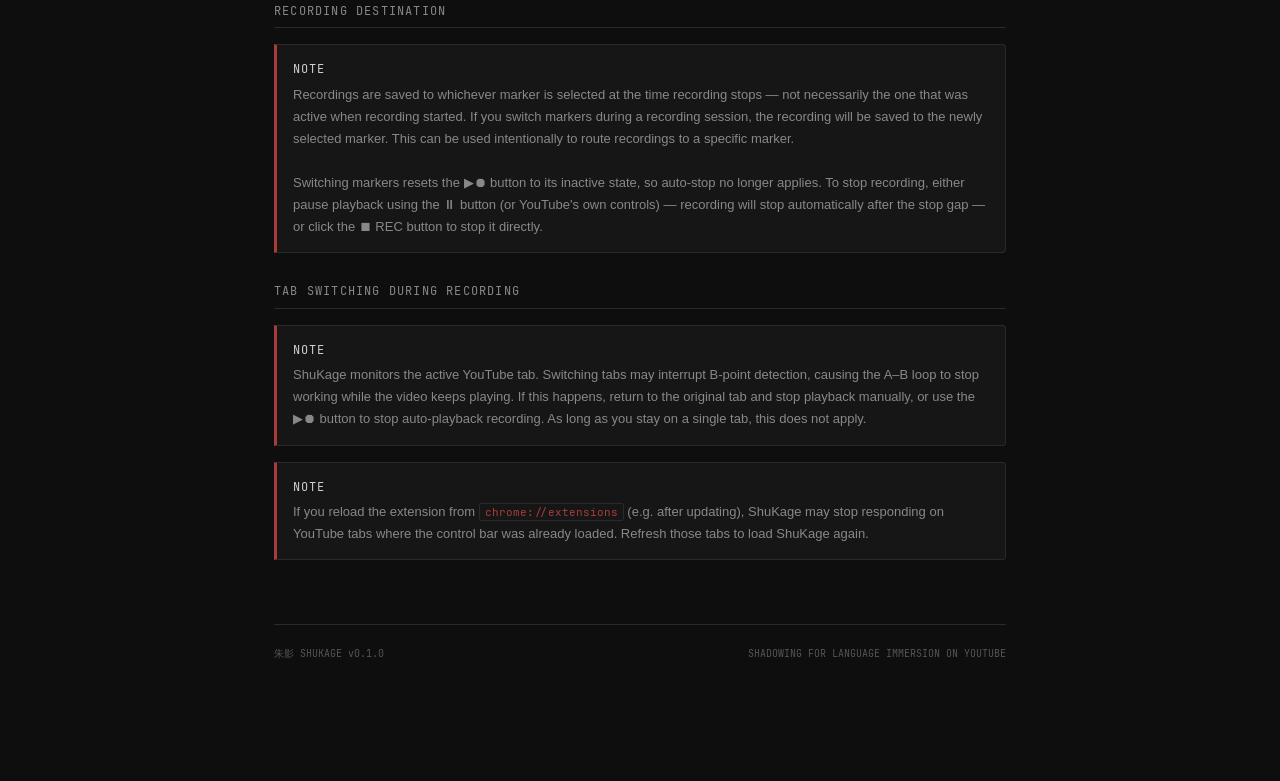
<file: help.html>
<!DOCTYPE html>
<html lang="en">
<head>
  <meta charset="UTF-8">
  <meta name="viewport" content="width=device-width, initial-scale=1.0">
  <link rel="stylesheet" href="src/fonts.css">
  <title>ShuKage — Help</title>
  <style>
    :root {
      --bg:       #0e0e0e;
      --surface:  #161616;
      --border:   #2a2a2a;
      --accent:   #AB3B3A;
      --accent-d: rgb(172,59,58 / 0.8);
      --text:     #d0d0d0;
      --text-dim: #888;
      --text-faint: #555;
      --brand-ja: 'Noto Serif JP Kanji', serif;
      --brand-en: 'JetBrains Mono', monospace;
      --mono:     'JetBrains Mono', 'Courier New', monospace;
      --loop:     monospace;
      --sans:     -apple-system, BlinkMacSystemFont, 'Segoe UI', 'Helvetica Neue', Helvetica, Arial, sans-serif;
      --doc-meta-font-size: 10px;
      --doc-meta-line-height: 1.35;
      --doc-meta-gap: 0.15rem;
      --doc-meta-bottom: 0.75rem;
    }

    * { box-sizing: border-box; margin: 0; padding: 0; }

    body {
      background: var(--bg);
      color: var(--text);
      font-family: var(--sans);
      font-size: 14px;
      line-height: 1.7;
      max-width: 780px;
      margin: 0 auto;
      padding: 48px 24px 120px;
    }

    /* ── Header ── */
    header {
      position: relative;
      display: flex;
      justify-content: center;
      align-items: flex-start;
      padding-bottom: 3.4rem;
      border-bottom: 1px solid var(--border);
      margin-bottom: 48px;
      padding-bottom: 5rem;

    }

    .logo-wrap {
      text-align: center;
    }

    .logo-ja {
      font-family: 'Noto Serif JP Kanji', serif;
      font-size: 44px;
      font-weight: 300;
      color: var(--text);
      display: block;
      letter-spacing: 0.12em;
      line-height: 1.1;
    }

    .logo-en {
      font-family: 'JetBrains Mono', monospace;
      font-size: 13px;
      letter-spacing: 0.22em;
      color: var(--accent);
      font-weight: 400;
      margin-top: 4px;
      display: block;
    }

    .version {
      position: absolute;
      right: 0;
      top: 4px;
      font-family: var(--mono);
      font-size: 10px;
      color: var(--text-faint);
    }

    .home-link {
      position: absolute;
      left: 0;
      top: 4px;
      font-family: var(--mono);
      font-size: 10px;
      color: var(--text-faint);
      text-decoration: none;
      letter-spacing: 0.08em;
    }

    .home-link:hover { color: var(--text-dim); }

    /*header {
      position: relative;
      border-bottom: 1px solid var(--line);
      padding-bottom: 3.4rem; /* メタ2行ぶんの居場所 
    }*/


    /*.header-doc-meta {
      position: absolute;
      right: 0;
      bottom: 0.75rem;
      display: flex;
      flex-direction: column;
      align-items: flex-end;
      gap: 0.15rem;

      color: var(--text-faint);
      font-size: 0.74em;
      line-height: 1.35;
      text-align: right;
    }*/

    .header-doc-meta {
      position: absolute;
      right: 0;
      bottom: var(--doc-meta-bottom);

      display: flex;
      flex-direction: column;
      align-items: flex-end;
      gap: var(--doc-meta-gap);

      font-family: var(--mono);
      font-size: var(--doc-meta-font-size);
      line-height: var(--doc-meta-line-height);
      color: var(--text-faint);
      text-align: right;
    }

    .header-doc-meta a {
      color: inherit;
      text-decoration: none;
      white-space: nowrap;
    }

    .header-doc-meta a:hover { color: var(--text-dim); }

    .header-doc-title {
      position: absolute;
      left: 0;
      bottom: 0.75rem;

      font-family: var(--mono);
      font-size: 24px;
      line-height: 1;
      letter-spacing: 0.22em;
      color: var(--accent);
      font-weight: 400;
    }

    /* ── TOC ── */
    nav {
      background: var(--surface);
      border: 1px solid var(--border);
      border-radius: 4px;
      padding: 16px 20px;
      margin-bottom: 48px;
    }

    nav .toc-title {
      font-family: var(--mono);
      font-size: 10px;
      letter-spacing: 0.12em;
      color: var(--text-faint);
      margin-bottom: 10px;
    }

    nav ol {
      list-style: none;
      counter-reset: toc;
      display: flex;
      flex-direction: column;
      gap: 4px;
    }

    nav ol li { counter-increment: toc; }

    nav ol li a {
      color: var(--text-dim);
      text-decoration: none;
      font-size: 13px;
      display: flex;
      align-items: center;
      gap: 10px;
      transition: color 0.15s;
    }

    nav ol li a::before {
      content: counter(toc, decimal-leading-zero);
      font-family: var(--mono);
      font-size: 10px;
      color: var(--accent);
      min-width: 20px;
    }

    nav ol li a:hover { color: var(--text); }

    /* ── Sections ── */
    section {
      margin-bottom: 56px;
    }

    .section-num {
      font-family: var(--mono);
      font-size: 10px;
      color: var(--accent);
      letter-spacing: 0.12em;
      margin-bottom: 6px;
    }
    .doc-meta {
      margin: 0.8rem 0 2.5rem;
      color: var(--text-faint);
      font-size: 0.74rem;
      line-height: 1.5;
    }
    .doc-meta-sub {
      margin-left: 0.25em;
    }
    
    .doc-latest-link {
      margin-left: 0.9em;
      color: inherit;
      text-decoration: none;
      /*text-underline-offset: 0.16em;*/
      white-space: nowrap;
    }
   .doc-latest-link:hover { color: var(--text-dim); }
   
    h2 {
      font-size: 18px;
      font-weight: 600;
      color: var(--text);
      margin-bottom: 20px;
      letter-spacing: -0.01em;
    }

    h3 {
      font-size: 12px;
      font-family: var(--mono);
      letter-spacing: 0.1em;
      color: var(--text-dim);
      text-transform: uppercase;
      margin: 28px 0 12px;
      padding-bottom: 6px;
      border-bottom: 1px solid var(--border);
    }

    p { margin-bottom: 12px; color: var(--text-dim); }

    /* ── Steps ── */
    .steps {
      display: flex;
      flex-direction: column;
      gap: 0;
      counter-reset: step;
    }

    .step {
      display: grid;
      grid-template-columns: 32px 1fr;
      gap: 0 16px;
      padding: 16px 0;
      border-bottom: 1px solid var(--border);
      counter-increment: step;
      position: relative;
    }

    .step:last-child { border-bottom: none; }

    .step-num {
      font-family: var(--mono);
      font-size: 11px;
      color: var(--accent);
      padding-top: 2px;
      font-weight: 700;
    }

    .step-num::before { content: counter(step, decimal-leading-zero); }

    .step-content strong {
      display: block;
      color: var(--text);
      font-size: 14px;
      margin-bottom: 4px;
    }

    .step-content span { color: var(--text-dim); font-size: 13px; }

    .step-note {
      grid-column: 2;
      background: var(--surface);
      border-left: 2px solid var(--accent);
      padding: 8px 12px;
      margin-top: 8px;
      font-size: 12px;
      color: var(--text-dim);
      border-radius: 0 2px 2px 0;
    }

    /* ── Reference ── */
    .ref-grid {
      display: flex;
      flex-direction: column;
      gap: 2px;
    }

    .ref-item {
      display: grid;
      grid-template-columns: 180px 1fr;
      gap: 12px;
      padding: 8px 10px;
      border-radius: 2px;
      transition: background 0.1s;
    }

    .ref-item:hover { background: var(--surface); }

    .ref-key {
      font-family: var(--mono);
      font-size: 11px;
      color: var(--accent);
      display: flex;
      align-items: flex-start;
      padding-top: 1px;
    }

    .ref-val {
      font-size: 13px;
      color: var(--text-dim);
      line-height: 1.5;
    }

    /* ── Icon map ── */
    .iconmap-group {
      margin-bottom: 28px;
    }

    .iconmap-group-title {
      font-family: var(--mono);
      font-size: 11px;
      letter-spacing: 0.1em;
      color: var(--text-dim);
      text-transform: uppercase;
      margin-bottom: 14px;
      padding-bottom: 6px;
      border-bottom: 1px solid var(--border);
    }

    .iconmap-grid {
      display: grid;
      grid-template-columns: repeat(auto-fill, minmax(150px, 1fr));
      gap: 2px;
    }

    .iconmap-item {
      display: flex;
      align-items: center;
      gap: 12px;
      padding: 8px 10px;
      border-radius: 2px;
      transition: background 0.1s;
    }

    .iconmap-item:hover { background: var(--surface); }

    .iconmap-icon {
      font-family: var(--mono);
      font-size: 16px;
      color: var(--accent);
      width: 22px;
      text-align: center;
      flex-shrink: 0;
    }

    .iconmap-label {
      font-size: 12px;
      color: var(--text-dim);
      line-height: 1.4;
    }

    /* ── Loop-mode corner icons (off / oneshot / endless) ── */
    .loop-icons {
      display: flex;
      align-items: center;
      gap: 10px;
    }

    .loop-icon {
      display: inline-grid;
      grid-template-columns: 1fr 1fr;
      grid-template-rows: 1fr 1fr;
      gap: 2px;
      line-height: 1;
      font-family: var(--loop);
      font-size: 11px;
    }

    .loop-icon .c-acc { color: var(--accent); }
    .loop-icon .c-nor { color: var(--text-dim); }
    .loop-icon .c-num { color: var(--accent); font-size: 8px; line-height: 1; }

    /* ── Callout ── */
    .callout {
      background: var(--surface);
      border: 1px solid var(--border);
      border-left: 3px solid var(--accent);
      border-radius: 0 4px 4px 0;
      padding: 14px 16px;
      margin: 16px 0;
      font-size: 13px;
      color: var(--text-dim);
    }

    .callout strong {
      color: var(--text);
      display: block;
      margin-bottom: 4px;
      font-size: 12px;
      font-family: var(--mono);
      letter-spacing: 0.08em;
    }

    /* ── Code ── */
    code {
      font-family: var(--mono);
      font-size: 11px;
      background: var(--surface);
      border: 1px solid var(--border);
      padding: 1px 5px;
      border-radius: 2px;
      color: var(--accent);
    }

    /* ── Footer ── */
    footer {
      margin-top: 64px;
      padding-top: 20px;
      border-top: 1px solid var(--border);
      font-family: var(--mono);
      font-size: 10px;
      color: var(--text-faint);
      display: flex;
      justify-content: space-between;
    }

  </style>
</head>
<body>

<header>
  <a class="home-link" href="index.html">← Home</a>

  <div class="logo-wrap">
    <span class="logo-ja">朱影</span>
    <span class="logo-en">SHUKAGE</span>
  </div>

  <span class="version">v0.1.0</span>

  <div class="header-doc-title" aria-label="Help">
    HELP
  </div>

  <div class="header-doc-meta">
    <div>
      Last updated: April 2026
      <span>(Bundled)</span>
    </div>
    <a
      href="https://mondellera.github.io/shukage-desk/help.html"
      target="_blank"
      rel="noopener"
    >
      Open latest online version →
    </a>
  </div>
</header>

  <nav>
    <div class="toc-title">CONTENTS</div>
    <ol>
      <li><a href="#intro">What is ShuKage?</a></li>
      <li><a href="#quickstart">Basic workflow</a></li>
      <li><a href="#iconmap">Icon map</a></li>
      <li><a href="#reference">Feature reference</a></li>
      <li><a href="#caveats">Known issues &amp; notes</a></li>
    </ol>
  </nav>

  <!-- 1. Intro -->
  <section id="intro">
    <div class="section-num">01</div>
    <h2>What is ShuKage?</h2>
    <p>ShuKage is a Chrome extension for shadowing practice on YouTube. Shadowing means listening to a short audio segment and speaking (or recording yourself speaking) in sync with the speaker, which is an effective technique for pronunciation and fluency in language learning.</p>
    <p>ShuKage lets you mark any section of a YouTube video as a <em>marker</em>, loop it, record your voice over it, and compare your recording with the original — all without leaving the page.</p>
  </section>

  <!-- 2. Basic workflow -->
  <section id="quickstart">
    <div class="section-num">02</div>
    <h2>Basic workflow</h2>

    <p>The typical flow from opening a video to completing a shadowing session:</p>

    <div class="steps">

      <div class="step">
        <div class="step-num"></div>
        <div class="step-content">
          <strong>Open a YouTube video</strong>
          <span>Navigate to any YouTube video. You don't need to add it to the library first — if you set A/B and press <code>ADD</code>, the video and marker are registered together automatically.</span>
        </div>
        <div class="step-note">
          To add a video without a marker (e.g. to browse it later), click the <code>＋</code> button in the sidebar header while the video is playing.
        </div>
      </div>

      <div class="step">
        <div class="step-num"></div>
        <div class="step-content">
          <strong>Set the A and B points</strong>
          <span>Play the video to where you want the loop to start, then click <code>&lt;</code> to set point A. Do the same for the end point with <code>&gt;</code> for B.</span>
        </div>
        <div class="step-note">
          The <strong>A</strong> and <strong>B</strong> label buttons seek to the saved marker position (double-click to also play from there). They are not used for setting points.
        </div>
      </div>

      <div class="step">
        <div class="step-num"></div>
        <div class="step-content">
          <strong>Add a marker</strong>
          <span>Click <code>ADD</code> to save the A–B range as a marker. The marker appears in the sidebar tree under the video.</span>
        </div>
      </div>

      <div class="step">
        <div class="step-num"></div>
        <div class="step-content">
          <strong>Select the marker and listen a few times</strong>
          <span>Click the marker in the tree to select it. Use the loop button <code>⟳</code> to loop the segment. Listen carefully before attempting to shadow.</span>
        </div>
      </div>

      <div class="step">
        <div class="step-num"></div>
        <div class="step-content">
          <strong>Record shadowing with auto-playback</strong>
          <span>This is the main recording mode. Click the loop play button to start the segment. The extension automatically starts recording your microphone when playback begins. When playback reaches point B, playback stops; recording continues for the selected rec-stop gap, then stops and saves automatically. The default gap is 2 seconds, so you don't need to press stop yourself.</span>
        </div>
        <div class="step-note">
          In auto-playback recording, stopping playback before point B also stops recording after the selected rec-stop gap.
        </div>
      </div>

      <div class="step">
        <div class="step-num"></div>
        <div class="step-content">
          <strong>Review your recording</strong>
          <span>Open the marker properties by clicking the marker in the tree. Your recordings appear as waveform cards: use ▶ to play a recording, click its start time to seek the video, or open WaveScope to overlay and play back multiple recordings together.</span>
        </div>
      </div>

    </div>
  </section>

  <!-- 3. Reference -->
  <!-- 3. Icon map -->
  <section id="iconmap">
    <div class="section-num">03</div>
    <h2>Icon map</h2>
    <p>A quick reference for the icons you'll see across ShuKage — on the video control bar and in the side panel. For details on what each one does, see the Feature reference below.</p>

    <div class="iconmap-group">
      <div class="iconmap-group-title">Control bar (on the video)</div>
      <div class="iconmap-grid">
        <div class="iconmap-item"><span class="iconmap-icon" style="font-size:12px;min-width:4ch;">‹5‹1 1›5›</span><span class="iconmap-label">Step 5 or 1 frame</span></div>
        <div class="iconmap-item"><span class="iconmap-icon" style="font-size:13px">▶ ⏸</span><span class="iconmap-label">Play / pause</span></div>
        <div class="iconmap-item"><span class="iconmap-icon" style="font-size:13px">▶⏺ ⏸⏺</span><span class="iconmap-label">Auto-playback recording / stop</span></div>
        <div class="iconmap-item"><span class="iconmap-icon" style="font-size:11px;padding-right:8px;border: 1px solid var(--border);">2</span><span class="iconmap-label">Rec-stop gap</span></div>
        <div class="iconmap-item">
          <span class="iconmap-icon"><span class="loop-icon" style="display:inline-grid"><span class="c-acc">┏</span><span class="c-acc">┓</span><span class="c-acc">┗</span><span class="c-acc">┛</span></span></span>
          <span class="iconmap-label">Loop mode toggle</span>
        </div>
        <div class="iconmap-item"><span class="iconmap-icon" style="font-size:11px;padding-right:8px;border: 1px solid var(--border);">3</span><span class="iconmap-label">Loop gap</span></div>
        <div class="iconmap-item"><span class="iconmap-icon">CC</span><span class="iconmap-label">Subtitles</span></div>
        <div class="iconmap-item"><span class="iconmap-icon" style="font-size:11px;border: 1px solid var(--border);min-width:6ch;">1.00x</span><span class="iconmap-label">Playback speed</span></div>
        <div class="iconmap-item"><span class="iconmap-icon" style="font-size:12px; min-width: 8ch;">⏺ 10:00</span><span class="iconmap-label">Manual record + time limit</span></div>
        <div class="iconmap-item"><span class="iconmap-icon"></span><span class="iconmap-label"></span></div>
        <div class="iconmap-item"><span class="iconmap-icon"></span><span class="iconmap-label"></span></div>
        <div class="iconmap-item"><span class="iconmap-icon"></span><span class="iconmap-label"></span></div>
        <div class="iconmap-item"><span class="iconmap-icon">A B</span><span class="iconmap-label">Seek to / play from point</span></div>
        <div class="iconmap-item"><span class="iconmap-icon">&lt; &gt;</span><span class="iconmap-label">Set A / B point</span></div>
        <div class="iconmap-item"><span class="iconmap-icon" style="font-size:12px; min-width: 10ch;">1:23:45.67 +1:23:45.67</span><span class="iconmap-label">Marker / Play time</span></div>
      </div>
    </div>

    <div class="iconmap-group">
      <div class="iconmap-group-title">Side panel header</div>
      <div class="iconmap-grid">
        <div class="iconmap-item"><span class="iconmap-icon">+</span><span class="iconmap-label">Add current video</span></div>
        <div class="iconmap-item"><span class="iconmap-icon">↑</span><span class="iconmap-label">Restore</span></div>
        <div class="iconmap-item"><span class="iconmap-icon">↓</span><span class="iconmap-label">Backup</span></div>
        <div class="iconmap-item"><span class="iconmap-icon">Σ</span><span class="iconmap-label">Practice Stats</span></div>
        <div class="iconmap-item"><span class="iconmap-icon">c</span><span class="iconmap-label">Cleanup</span></div>
        <div class="iconmap-item"><span class="iconmap-icon">⚙</span><span class="iconmap-label">Settings</span></div>
        <div class="iconmap-item"><span class="iconmap-icon">?</span><span class="iconmap-label">Help</span></div>
      </div>
    </div>

    <div class="iconmap-group">
      <div class="iconmap-group-title">Prombra header</div>
      <div class="iconmap-grid">
        <div class="iconmap-item"><span class="iconmap-icon">☋</span><span class="iconmap-label">Collapse all</span></div>
        <div class="iconmap-item"><span class="iconmap-icon">⇄</span><span class="iconmap-label">Sync with video</span></div>
        <div class="iconmap-item"><span class="iconmap-icon">⏒</span><span class="iconmap-label">Language tree</span></div>
        <div class="iconmap-item"><span class="iconmap-icon">□</span><span class="iconmap-label">Channel tree</span></div>
        <div class="iconmap-item"><span class="iconmap-icon">#</span><span class="iconmap-label">Tag tree</span></div>
        <div class="iconmap-item"><span class="iconmap-icon">⊟</span><span class="iconmap-label">Table view</span></div>
      </div>
    </div>

    <div class="iconmap-group">
      <div class="iconmap-group-title">Tree items</div>
      <div class="iconmap-grid">
        <div class="iconmap-item"><span class="iconmap-icon">♆</span><span class="iconmap-label">Expand / collapse node</span></div>
        <div class="iconmap-item"><span class="iconmap-icon">⚜︎</span><span class="iconmap-label">Marker icon (decorative)</span></div>
      </div>
    </div>
  </section>

  <!-- 4. Feature reference -->
  <section id="reference">
    <div class="section-num">04</div>
    <h2>Feature reference</h2>

    <h3>Control bar</h3>
    <div class="ref-grid">
      <div class="ref-item"><span class="ref-key" style="font-size:11px;">‹5‹1 1›5›</span><span class="ref-val">Step backward or forward by 1 or 5 frames.</span></div>
      <div class="ref-item"><span class="ref-key">▶ / ⏸</span><span class="ref-val">Play / pause toggle. The label follows the actual playback state automatically, regardless of which button was last pressed.</span></div>
      <div class="ref-item"><span class="ref-key">▶⏺ / ⏸⏺</span><span class="ref-val">Auto-playback recording. ▶⏺ plays and records together; recording stops after a gap once playback stops. ⏸⏺ stops both playback and recording immediately (no gap), and pulses while recording is active.</span></div>
      <div class="ref-item"><span class="ref-key"><span style="border:1px solid var(--border);padding:1px 2px;min-width:4ch;margin-right:8px;">2</span><span>(Rec-stop gap)</span></span><span class="ref-val">The number beside ▶⏺ — a dropdown for the wait time (seconds) before recording stops after playback ends. During the gap, a live countdown (e.g. 1.23) overlays the number to 1/100s, then returns to normal.</span></div>
      <div class="ref-item">
        <span class="ref-key loop-icons">
          <span class="loop-icon"><span class="c-nor">┏</span><span class="c-nor">┓</span><span class="c-nor">┗</span><span class="c-nor">┛</span></span>
          <span class="loop-icon"><span class="c-acc">┏</span><span class="c-acc">┓</span><span class="c-acc">┗</span><span class="c-num">1</span></span>
          <span class="loop-icon"><span class="c-acc">┏</span><span class="c-acc">┓</span><span class="c-acc">┗</span><span class="c-acc">┛</span></span>
        </span>
        <span class="ref-val">Toggle loop mode: off → one-shot (play once) → endless (repeat).</span>
      </div>
      <div class="ref-item"><span class="ref-key"><span style="border:1px solid var(--border);padding:1px 2px;min-width:4ch;margin-right:8px;">3</span><span> (Loop gap)</span> </span><span class="ref-val">The number beside the loop icon — a dropdown for the wait time (seconds) before the next loop starts in endless mode. Counts down with the same 1/100s overlay as the rec-stop gap.</span></div>
      <div class="ref-item"><span class="ref-key">CC</span><span class="ref-val">Toggle YouTube subtitles.</span></div>
      <div class="ref-item">
        <span class="ref-key">
          <span style="border:1px solid var(--border);padding:1px 2px;min-width:4ch;margin-right:8px;">1.00x</span>
        </span>
          <span class="ref-val">Set playback speed (0.5x, 0.75x, 1x, 1.25x).</span>
      </div>
      <div class="ref-item"><span class="ref-key">⏺ 10:00</span><span class="ref-val">Manual recording button that also serves as the time-limit display. Recording, whether manual or automatic, shows a live countdown like <code>⏹ 9:59</code>; click to stop, or let it stop automatically at the limit. The default limit is set in Settings. While recording, the marker shows a "recording…" placeholder until the waveform is saved.</span></div>
      <div class="ref-item"><span class="ref-key">A</span><span class="ref-val">Click to seek to the A point. Double-click to start playback from A.</span></div>
      <div class="ref-item"><span class="ref-key">B</span><span class="ref-val">Click to seek to the B point. Double-click to start playback from 3 seconds before B and stop automatically at B — handy for checking the B position.</span></div>
      <div class="ref-item"><span class="ref-key">&lt; / &gt;</span><span class="ref-val">Set A or B to the current playback position.</span></div>
      <div class="ref-item"><span class="ref-key">1:23:45.67</span><span class="ref-val">Marker or playback time. The large time between <code>&lt;</code> and <code>&gt;</code> shows the current playback time. Click to toggle between absolute position and elapsed time from A; the B time switches to the same format in sync. The A and B marker times are displayed in the same way, but with a slightly smaller font size.</span></div>
      <div class="ref-item"><span class="ref-key">+1:23:45.67</span><span class="ref-val">Elapsed time format.</span></div>
      <div class="ref-item"><span class="ref-key">UPDATE</span><span class="ref-val">Save the current A/B values to the selected marker (the title is edited separately in marker properties). The matching marker must be selected in the tree, otherwise a "Select a marker first" message appears.</span></div>


      <div class="ref-item"><span class="ref-key">ADD</span><span class="ref-val">Create a new marker with the current A/B values. It's named automatically (shadowing1, shadowing2, …), added to the tree, then opened in marker properties, where you can rename it.</span></div>


      <div class="ref-item"><span class="ref-key">⚜︎ name</span><span class="ref-val">The label area shows the active marker's name, preceded by the marker icon (⚜︎). The icon is decorative only — it also appears next to marker titles in the tree.</span></div>
    </div>
    
    <h3>Recording modes</h3>
    <p style="font-size:13px;color:var(--text-dim);margin-bottom:14px;line-height:1.6;">ShuKage has two ways to record. See the control-bar buttons above for exact behavior.</p>
    <div class="ref-grid">
      <div class="ref-item">
        <span class="ref-key">Auto-playback</span>
        <span class="ref-val">The main mode (▶⏺). Recording starts and stops together with playback, so you just play a segment and speak along. Works seamlessly with the AB loop. Recommended for most shadowing sessions.</span>
      </div>
      <div class="ref-item">
        <span class="ref-key">Manual</span>
        <span class="ref-val">The ⏺ button starts recording immediately, independent of playback, and you stop it the same way. Useful for free-form recording outside a defined A–B segment.</span>
      </div>
    </div>

    <h3>Prombra — library views</h3>
    <div class="ref-grid">
      <div class="ref-item"><span class="ref-key">⏒ Language tree</span><span class="ref-val">Default view. Videos grouped by language, markers shown under each video.</span></div>
      <div class="ref-item"><span class="ref-key">□ Channel tree</span><span class="ref-val">Videos grouped by YouTube channel.</span></div>
      <div class="ref-item"><span class="ref-key"># Tag tree</span><span class="ref-val">Markers grouped by tag.</span></div>
      <div class="ref-item"><span class="ref-key">⊟ Table</span><span class="ref-val">All markers in a sortable table with difficulty, familiarity, recording count, etc. Hover column headers for tooltips.</span></div>
      <div class="ref-item"><span class="ref-key">☋ Collapse all</span><span class="ref-val">Collapses all expanded nodes in the tree (collapse only — it doesn't expand).</span></div>
      <div class="ref-item"><span class="ref-key">♆ Expand toggle</span><span class="ref-val">Beside language and video titles. Sideways (rotated 90°) when collapsed, upright when expanded. Click to open or close that node.</span></div>
      <div class="ref-item"><span class="ref-key">⇄ Sync</span><span class="ref-val">Selects the item currently active in the video and scrolls to it in the tree. If a marker is active, that marker is selected; otherwise, the current video title is selected if the video is already in your library. If it isn't, ShuKage shows a message instead. Useful when you've lost track of where you are in the library.</span></div>
    </div>

    <h3>Marker properties</h3>
    <div class="ref-grid">
      <div class="ref-item"><span class="ref-key">Like / Curious</span><span class="ref-val">Quick flags to mark favorites or segments you want to revisit. Useful for filtering and finding markers later.</span></div>
      <div class="ref-item"><span class="ref-key">Difficulty / Familiarity</span><span class="ref-val">Rate the segment 1–5 for how hard it is and how well you know it. When set, these are tracked over time and visualized in Practice Stats.</span></div>
      <div class="ref-item"><span class="ref-key">Memo</span><span class="ref-val">Free-text notes for the marker.</span></div>
      <div class="ref-item"><span class="ref-key">Tags</span><span class="ref-val">Add comma-separated tags for grouping.</span></div>
      <div class="ref-item"><span class="ref-key">Recs</span><span class="ref-val">Each recording appears as a waveform card. Use ▶ to play it, click its start time to seek the video, or open WaveScope to overlay and play back multiple recordings together.</span></div>
    </div>

    <h3>Backup &amp; restore (↑) (↓)</h3>
    <div class="ref-grid">
      <div class="ref-item"><span class="ref-key">↓ Backup</span><span class="ref-val">Save the full library (videos, markers, recordings, history) as a <code>.json</code> file. The filename includes the local timestamp.</span></div>
      <div class="ref-item"><span class="ref-key">↑ Restore</span><span class="ref-val">Restore from a backup file. Options: full restore (with recordings) or metadata only. Check <em>restore total &amp; usage days from backup</em> to recover the usage history. Data added after the backup is preserved (merged, not overwritten).</span></div>
    </div>

    <h3>Practice Stats (Σ)</h3>
    <div class="ref-grid">
      <div class="ref-item"><span class="ref-key">Summary row</span><span class="ref-val">Days since first use, days with activity, recording count, streak, storage used.</span></div>
      <div class="ref-item"><span class="ref-key">Heatmap</span><span class="ref-val">Daily recording activity over the selected period.</span></div>
      <div class="ref-item"><span class="ref-key">Familiarity / Difficulty charts</span><span class="ref-val">BAR: average rating per video. LINE: rating count over time. Switch with BAR / LINE buttons.</span></div>
      <div class="ref-item"><span class="ref-key">⟳ Rebuild</span><span class="ref-val">Reconstruct usage-day history from the activity log (useful after migration).</span></div>
    </div>

    <h3>Settings (⚙)</h3>
    <div class="ref-grid">
      <div class="ref-item"><span class="ref-key">Accent color</span><span class="ref-val">Sets the highlight color used throughout the UI and the control bar.</span></div>
      <div class="ref-item"><span class="ref-key">Font profiles</span><span class="ref-val">Create and apply custom font stacks for the sidebar text (language labels, video titles, marker titles).</span></div>
      <div class="ref-item"><span class="ref-key">Recordings — limit</span><span class="ref-val">Maximum recording duration (1 min to 30 min).</span></div>
      <div class="ref-item"><span class="ref-key">Recordings — UI rate</span><span class="ref-val">Update frequency of the playback position display. <em>Normal</em> or <em>Light</em> may help if video playback stutters with the extension active.</span></div>
    </div>

    <h3>Cleanup (c)</h3>
    <div class="ref-grid">
      <div class="ref-item"><span class="ref-key">Cleanup</span><span class="ref-val">Removes orphaned audio recordings that no longer have a corresponding marker. Safe to run at any time.</span></div>
    </div>

    <h3>Video ID Display</h3>
    <div class="ref-grid">
      <div class="ref-item"><span class="ref-key">Video ID</span><span class="ref-val">Shows the ID of the currently active YouTube video. You can verify it matches the URL of the video you're watching.</span></div>
    </div>

  </section>

  <!-- 5. Known issues -->
  <section id="caveats">
    <div class="section-num">05</div>
    <h2>Known issues &amp; notes</h2>

    <h3>Brave — fullscreen / theater mode</h3>
    <div class="callout">
      <strong>KNOWN ISSUE (Brave v1.91.168)</strong>
      When using Brave with the sidebar panel open, switching from YouTube fullscreen back to theater mode may cause a layout shift: the video area becomes slightly oversized, and the ShuKage control bar may be displaced or hidden. This layout issue also occurs with Brave's own sidebar panel when ShuKage is disabled, which points to Brave-side rendering behavior rather than an extension-specific problem.
      <br><br>
      We are monitoring Brave updates for a fix before considering further workarounds.
      <br><br>
      <strong>In the meantime:</strong> hiding the sidebar panel and resizing manually restores the correct layout. Alternatively, open the video in a new window, where the issue does not occur.
    </div>

    <h3>Disabling the extension</h3>
    <div class="callout">
      <strong>Toolbar toggle vs. chrome://extensions</strong>
      Clicking the extension icon in the browser toolbar to turn ShuKage off is a <em>per-site temporary toggle</em> — reloading the page may re-enable it. To fully disable the extension, go to <code>chrome://extensions</code> and use the enable/disable switch. After disabling there, reload the page and the extension will remain off.
    </div>

    <h3>Recording destination</h3>
    <div class="callout">
      <strong>NOTE</strong>
      Recordings are saved to whichever marker is selected at the time recording stops — not necessarily the one that was active when recording started. If you switch markers during a recording session, the recording will be saved to the newly selected marker. This can be used intentionally to route recordings to a specific marker.
      <br><br>
      Switching markers resets the ▶⏺ button to its inactive state, so auto-stop no longer applies. To stop recording, either pause playback using the ⏸ button (or YouTube's own controls) — recording will stop automatically after the stop gap — or click the ⏹ REC button to stop it directly.
    </div>

    <h3>Tab switching during recording</h3>
    <div class="callout">
      <strong>NOTE</strong>
      ShuKage monitors the active YouTube tab. Switching tabs may interrupt B-point detection, causing the A–B loop to stop working while the video keeps playing. If this happens, return to the original tab and stop playback manually, or use the ▶⏺ button to stop auto-playback recording. As long as you stay on a single tab, this does not apply.
    </div>
    <div class="callout">
      <strong>NOTE</strong>
      If you reload the extension from <code>chrome://extensions</code> (e.g. after updating), ShuKage may stop responding on YouTube tabs where the control bar was already loaded. Refresh those tabs to load ShuKage again.
    </div>

  </section>

  <footer>
    <span>朱影 SHUKAGE v0.1.0</span>
    <span>SHADOWING FOR LANGUAGE IMMERSION ON YOUTUBE</span>
  </footer>

</body>
</html>
</file>
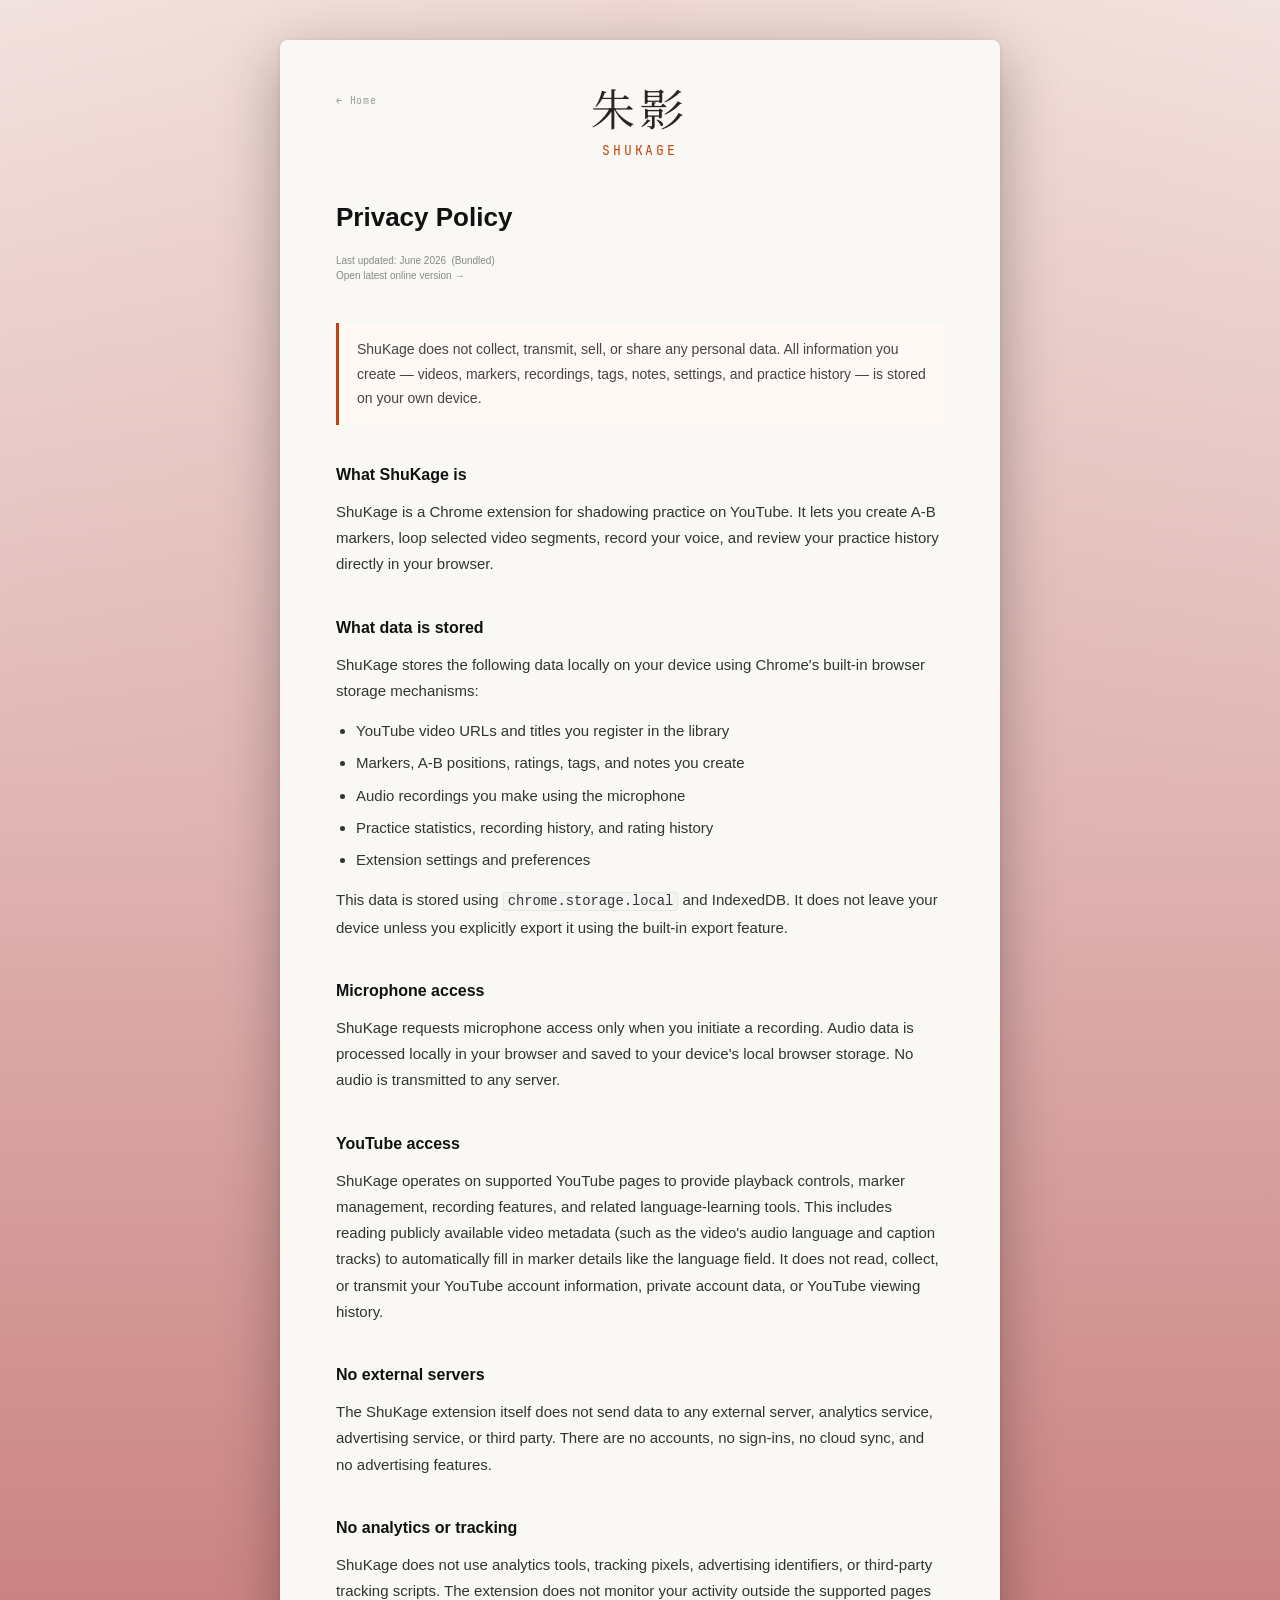
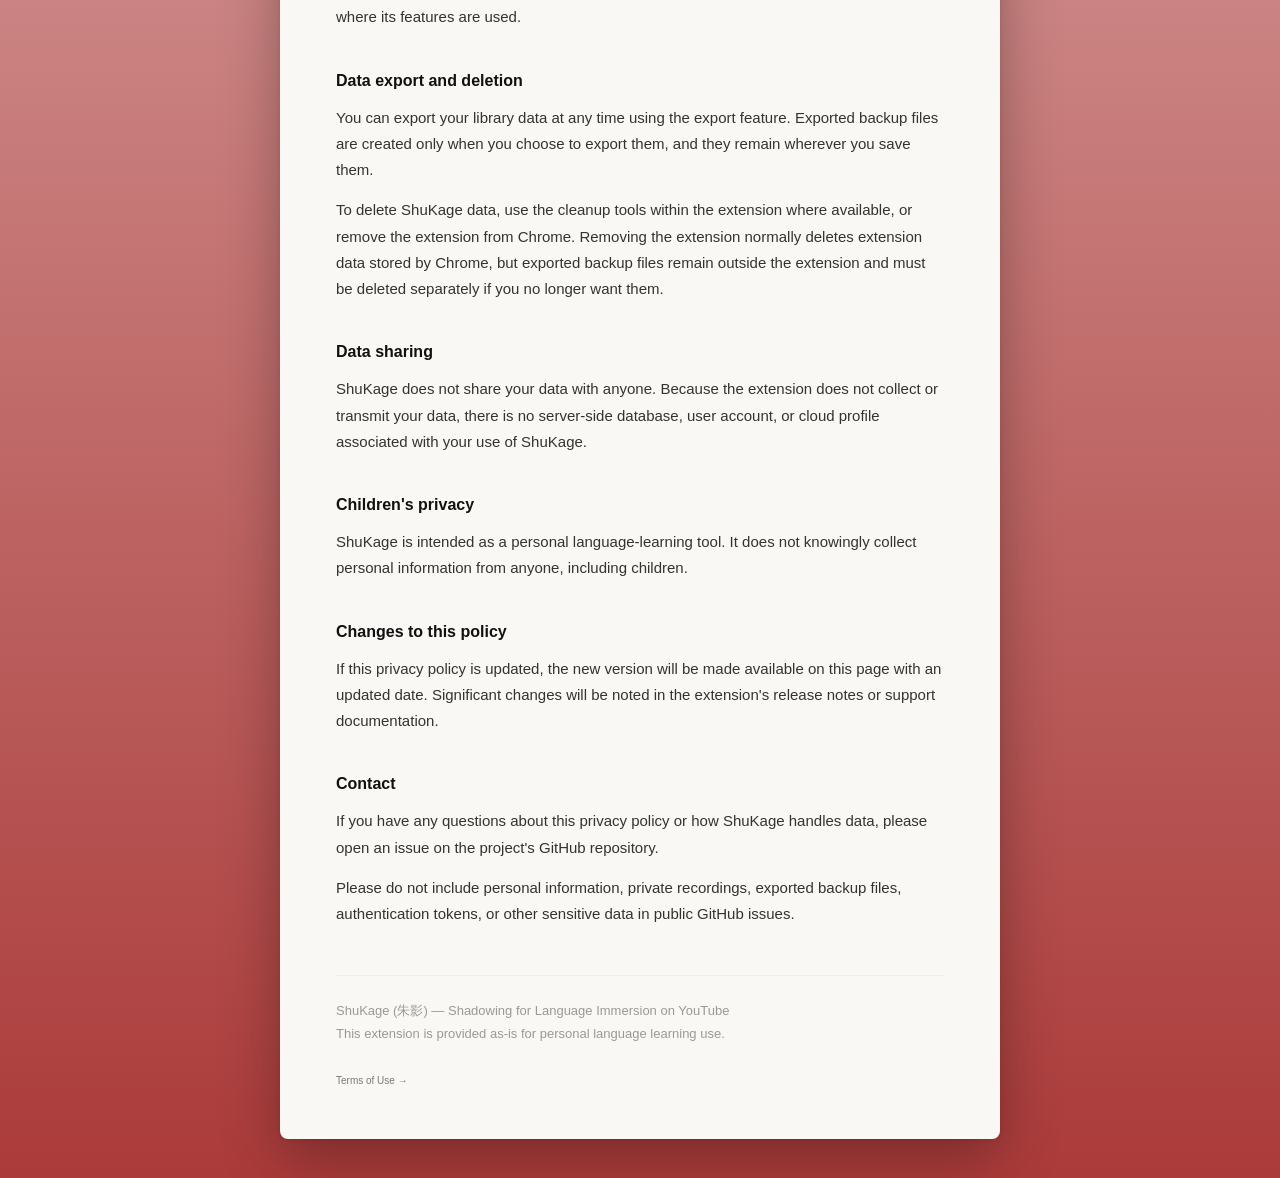
<file: privacy-policy.html>
<!DOCTYPE html>
<html lang="en">
<head>
  <meta charset="UTF-8">
  <meta name="viewport" content="width=device-width, initial-scale=1.0">
  <link rel="stylesheet" href="src/fonts.css">
  <title>ShuKage — Privacy Policy</title>
  <style>
    * { box-sizing: border-box; margin: 0; padding: 0; }

    body {
      font-family: -apple-system, BlinkMacSystemFont, 'Segoe UI', sans-serif;
      font-size: 15px;
      line-height: 1.75;
      color: #7c0101d5;
      background:
        /*radial-gradient(circle at top, rgba(192,68,10,0.10), transparent 34%),*/
        radial-gradient(circle at top, rgba(178, 90, 49, 0.1), transparent 34%),
        linear-gradient(180deg, #f5e7e5 0%, #AB3B3A 100%);
      padding: 40px 20px;
    }

    .wrap {
      max-width: 720px;
      margin: 0 auto;
      background: #faf8f4;
      border-radius: 8px;
      padding: 48px 56px;
      box-shadow:
        0 18px 60px rgba(0,0,0,0.30),
        0 1px 4px rgba(0,0,0,0.10);
    }

    /* ← Home */
    .home-link {
      position: absolute;
      left: 0;
      top: 4px;
      font-family: 'JetBrains Mono', monospace;
      font-size: 10px;
      letter-spacing: 0.08em;
      color: #999;
      text-decoration: none;
    }

    .home-link:hover {
      text-decoration: underline;
    }
  
    .logo-wrap {
      text-align: center;
      margin-bottom: 32px;
    }

    .logo-ja {
      font-family: 'Noto Serif JP Kanji', serif;
      font-size: 44px;
      font-weight: 300;
      color: #2a2520;
      display: block;
      letter-spacing: 0.12em;
      line-height: 1.1;
    }

    .logo-en {
      font-family: 'JetBrains Mono', monospace;
      font-size: 13px;
      letter-spacing: 0.22em;
      color: #c0440a;
      font-weight: 400;
      margin-top: 4px;
      display: block;
    }

    h1 {
      font-size: 26px;
      font-weight: 600;
      color: #111;
      margin-bottom: 8px;
    }

    .doc-meta {
      margin: 0.8rem 0 2.5rem;
      color: #888;
      font-size: 10px;
      line-height: 1.5;
    }
    .doc-meta-sub {
      margin-left: 0.25em;
    }
    
    .doc-latest-link {
      margin-left: 0.9em;
      color: inherit;
      text-decoration: none;
      /*text-underline-offset: 0.16em;*/
      white-space: nowrap;
    }
    .doc-latest-link:hover {
      color: #c0440a;
      text-decoration: underline;
    }

    h2 {
      font-size: 16px;
      font-weight: 600;
      color: #111;
      margin-top: 36px;
      margin-bottom: 10px;
    }

    p {
      margin-bottom: 14px;
      color: #333;
    }

    ul {
      margin: 0 0 14px 20px;
      color: #333;
    }

    li {
      margin-bottom: 6px;
    }

    code {
      font-family: ui-monospace, SFMono-Regular, Menlo, Consolas, monospace;
      font-size: 0.92em;
      background: #f4f4f2;
      border: 1px solid #e8e8e2;
      border-radius: 3px;
      padding: 1px 4px;
    }

    .highlight {
      background: #fff8f5;
      border-left: 3px solid #c0440a;
      padding: 14px 18px;
      border-radius: 0 4px 4px 0;
      margin: 24px 0;
      font-size: 14px;
      color: #444;
    }

    footer {
      margin-top: 48px;
      padding-top: 24px;
      border-top: 1px solid #eee;
      font-size: 13px;
      color: #999;
    }

    footer a {
      color: #777;
      text-decoration: none;
      font-size: 10px;

    }

    footer a:hover {
      color: #c0440a;
      text-decoration: underline;
    }

    @media (max-width: 600px) {
      body {
        padding: 24px 12px;
      }

      .wrap {
        padding: 32px 24px;
      }
    }
  </style>
</head>
<body>
<div class="wrap">
  <div style="position:relative; text-align:center; margin-bottom:32px;">
    <a class="home-link" href="index.html">← Home</a>
    <div class="logo-wrap" style="margin-bottom:0">
      <span class="logo-ja">朱影</span>
      <span class="logo-en">SHUKAGE</span>
    </div>
  </div>
  <h1>Privacy Policy</h1>
    <p class="doc-meta">
      Last updated: June 2026
      <span class="doc-meta-sub">(Bundled)</span>
      <a class="doc-latest-link" href="https://mondellera.github.io/shukage-desk/privacy-policy.html" target="_blank" rel="noopener">
        <br>Open latest online version →
      </a>
    </p>

  <div class="highlight">
    ShuKage does not collect, transmit, sell, or share any personal data.
    All information you create — videos, markers, recordings, tags, notes,
    settings, and practice history — is stored on your own device.
  </div>

  <h2>What ShuKage is</h2>
  <p>
    ShuKage is a Chrome extension for shadowing practice on YouTube.
    It lets you create A-B markers, loop selected video segments, record your voice,
    and review your practice history directly in your browser.
  </p>

  <h2>What data is stored</h2>
  <p>
    ShuKage stores the following data locally on your device using Chrome's
    built-in browser storage mechanisms:
  </p>

  <ul>
    <li>YouTube video URLs and titles you register in the library</li>
    <li>Markers, A-B positions, ratings, tags, and notes you create</li>
    <li>Audio recordings you make using the microphone</li>
    <li>Practice statistics, recording history, and rating history</li>
    <li>Extension settings and preferences</li>
  </ul>

  <p>
    This data is stored using <code>chrome.storage.local</code> and IndexedDB.
    It does not leave your device unless you explicitly export it using the
    built-in export feature.
  </p>

  <h2>Microphone access</h2>
  <p>
    ShuKage requests microphone access only when you initiate a recording.
    Audio data is processed locally in your browser and saved to your device's
    local browser storage. No audio is transmitted to any server.
  </p>

  <h2>YouTube access</h2>
  <p>
    ShuKage operates on supported YouTube pages to provide playback controls,
    marker management, recording features, and related language-learning tools.
    This includes reading publicly available video metadata (such as the
    video's audio language and caption tracks) to automatically fill in
    marker details like the language field.
    It does not read, collect, or transmit your YouTube account information,
    private account data, or YouTube viewing history.
  </p>

  <h2>No external servers</h2>
  <p>
    The ShuKage extension itself does not send data to any external server,
    analytics service, advertising service, or third party. There are no accounts,
    no sign-ins, no cloud sync, and no advertising features.
  </p>

  <h2>No analytics or tracking</h2>
  <p>
    ShuKage does not use analytics tools, tracking pixels, advertising identifiers,
    or third-party tracking scripts. The extension does not monitor your activity
    outside the supported pages where its features are used.
  </p>

  <h2>Data export and deletion</h2>
  <p>
    You can export your library data at any time using the export feature.
    Exported backup files are created only when you choose to export them, and
    they remain wherever you save them.
  </p>

  <p>
    To delete ShuKage data, use the cleanup tools within the extension where
    available, or remove the extension from Chrome. Removing the extension normally
    deletes extension data stored by Chrome, but exported backup files remain
    outside the extension and must be deleted separately if you no longer want them.
  </p>

  <h2>Data sharing</h2>
  <p>
    ShuKage does not share your data with anyone. Because the extension does not
    collect or transmit your data, there is no server-side database, user account,
    or cloud profile associated with your use of ShuKage.
  </p>

  <h2>Children's privacy</h2>
  <p>
    ShuKage is intended as a personal language-learning tool. It does not knowingly
    collect personal information from anyone, including children.
  </p>

  <h2>Changes to this policy</h2>
  <p>
    If this privacy policy is updated, the new version will be made available on
    this page with an updated date. Significant changes will be noted in the
    extension's release notes or support documentation.
  </p>

  <h2>Contact</h2>
  <p>
    If you have any questions about this privacy policy or how ShuKage handles
    data, please open an issue on the project's GitHub repository.
  </p>

  <p>
    Please do not include personal information, private recordings, exported
    backup files, authentication tokens, or other sensitive data in public GitHub
    issues.
  </p>

  <footer>
    ShuKage (朱影) — Shadowing for Language Immersion on YouTube<br>
    This extension is provided as-is for personal language learning use.<br><br>
    <a href="terms.html">Terms of Use →</a>
  </footer>
</div>
</body>
</html>
</file>
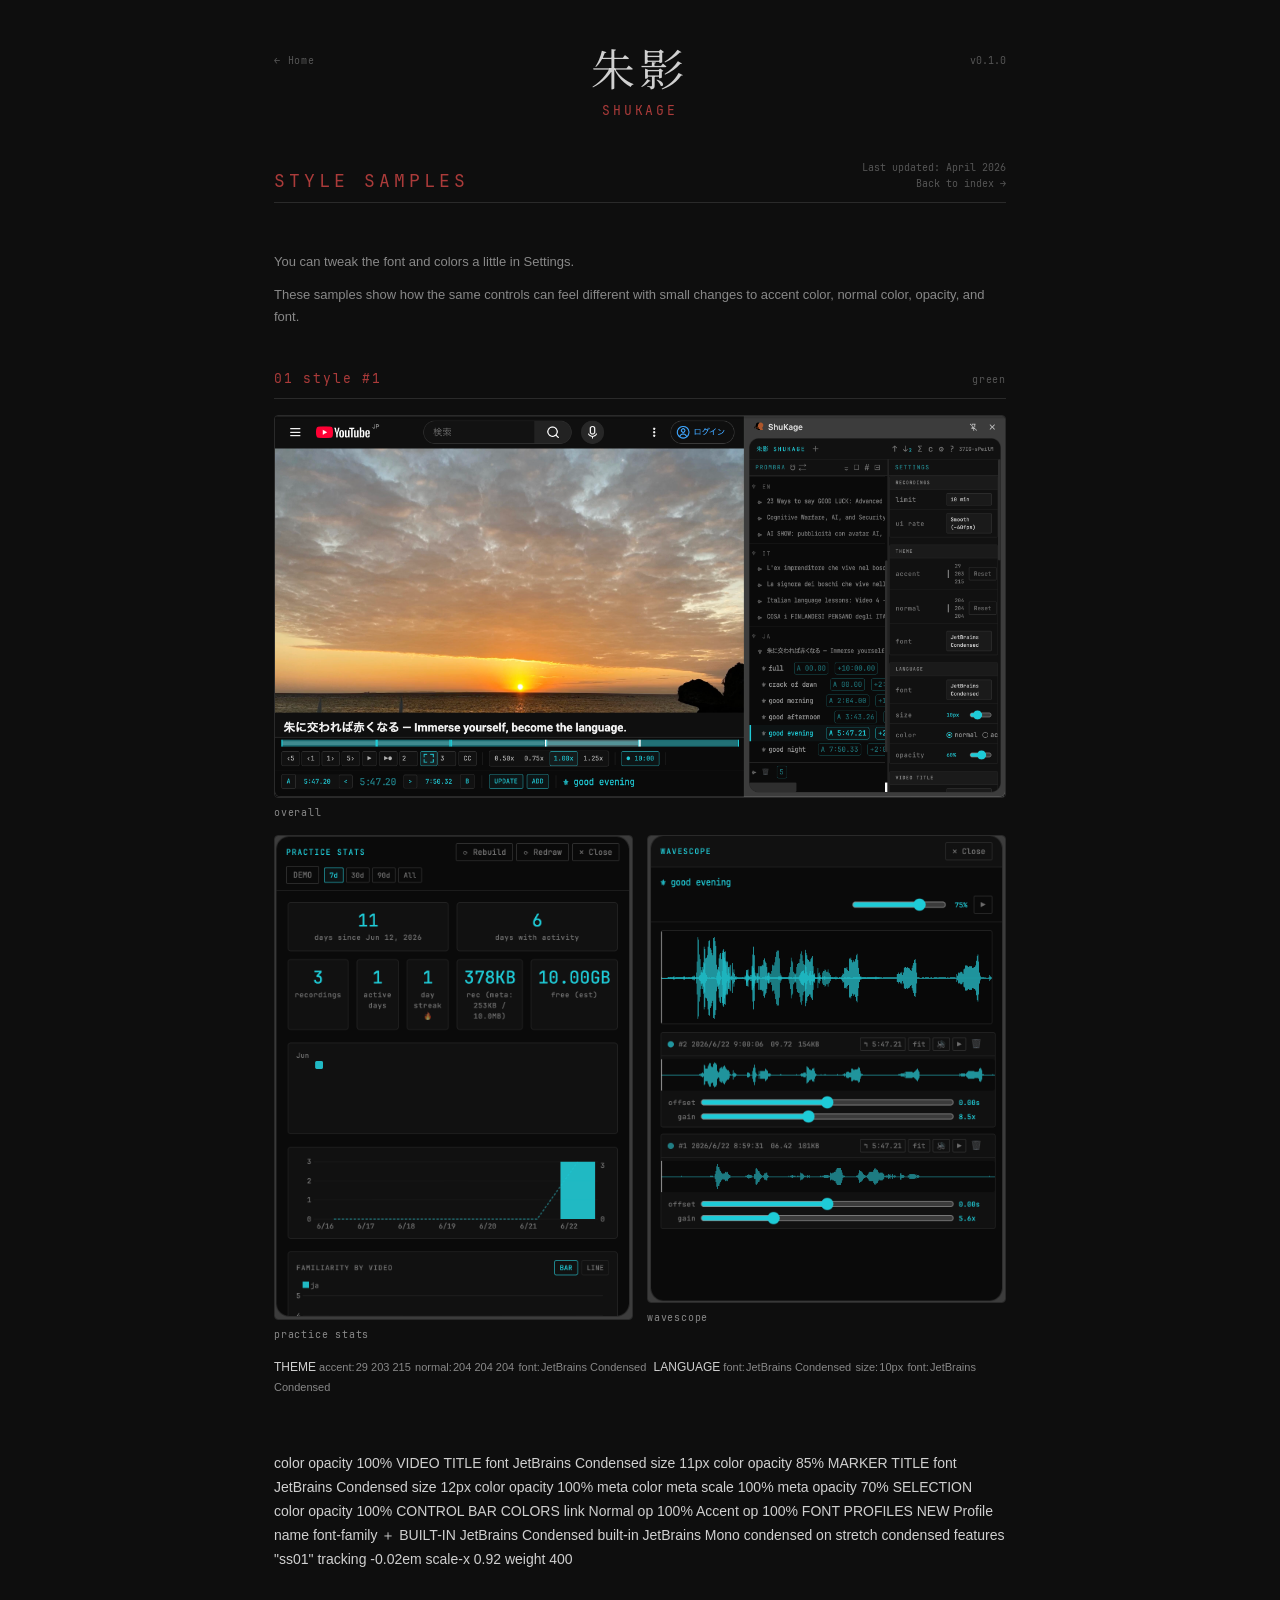
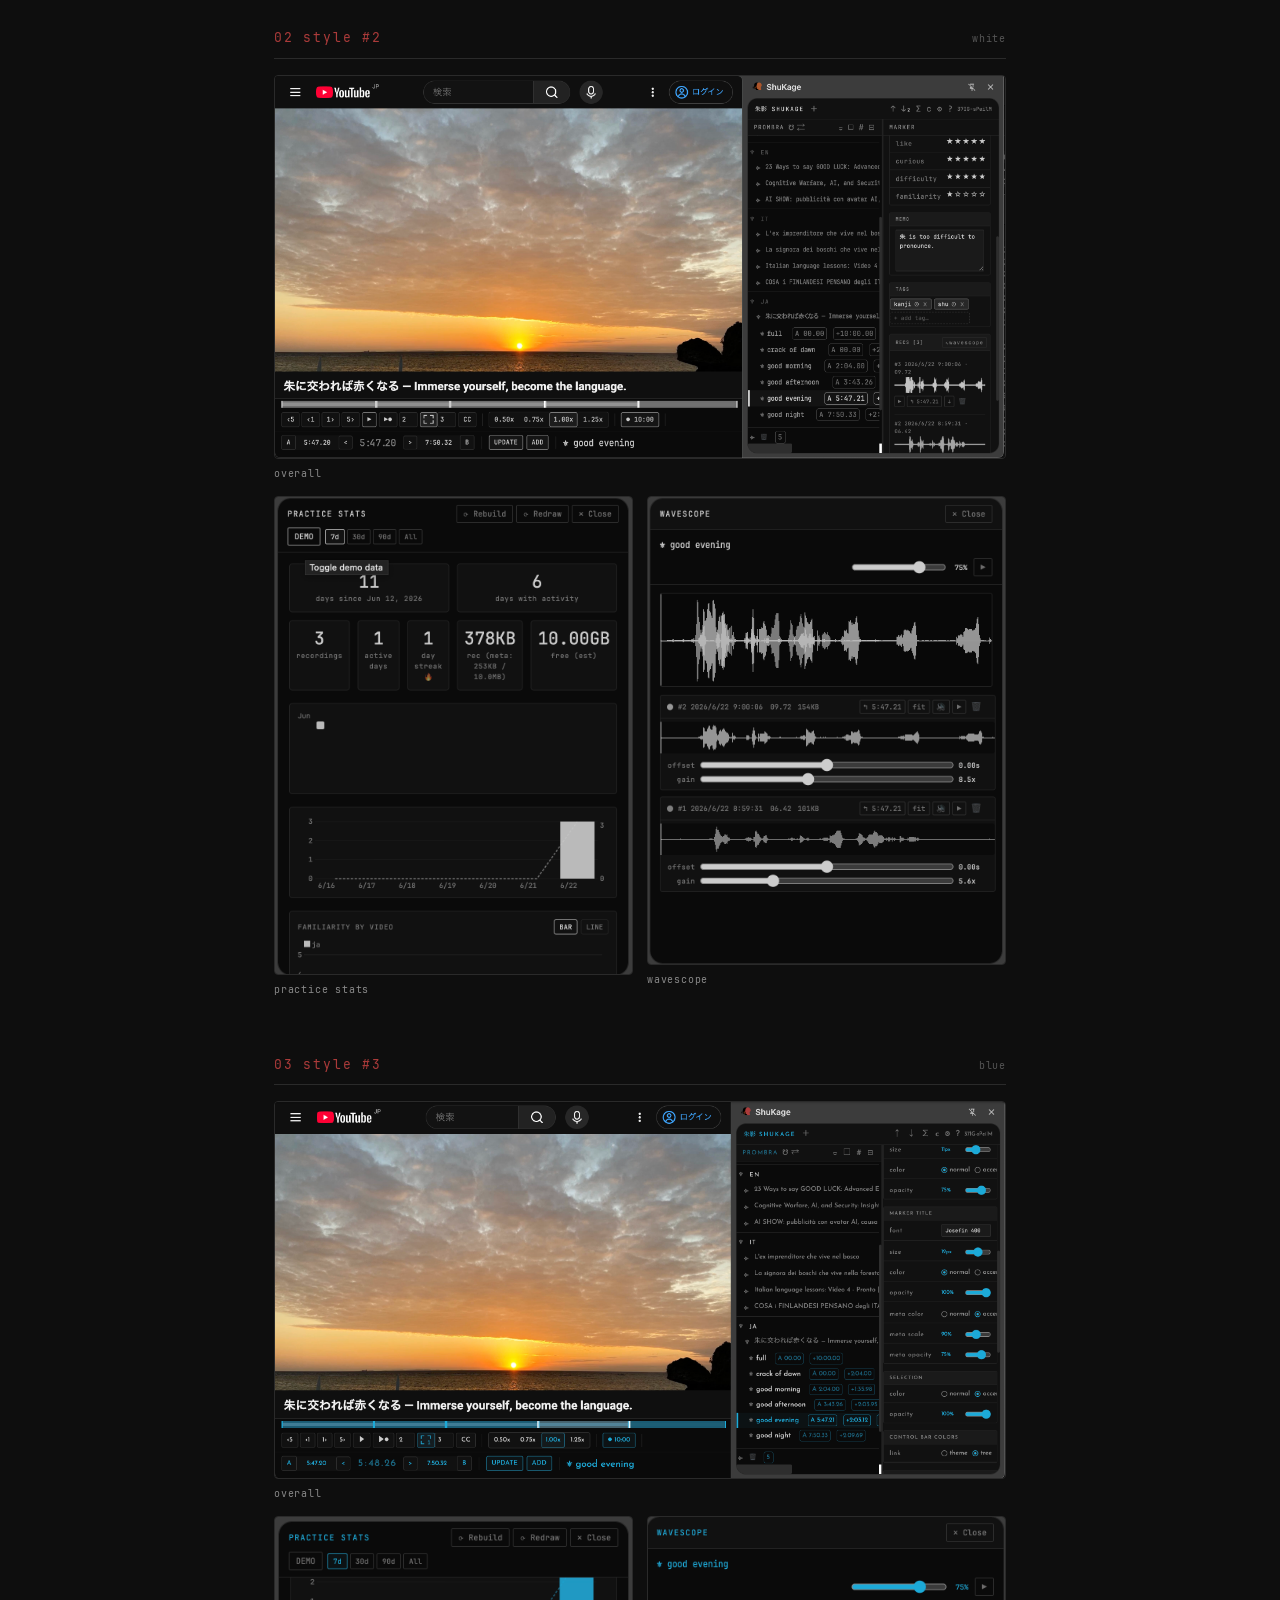
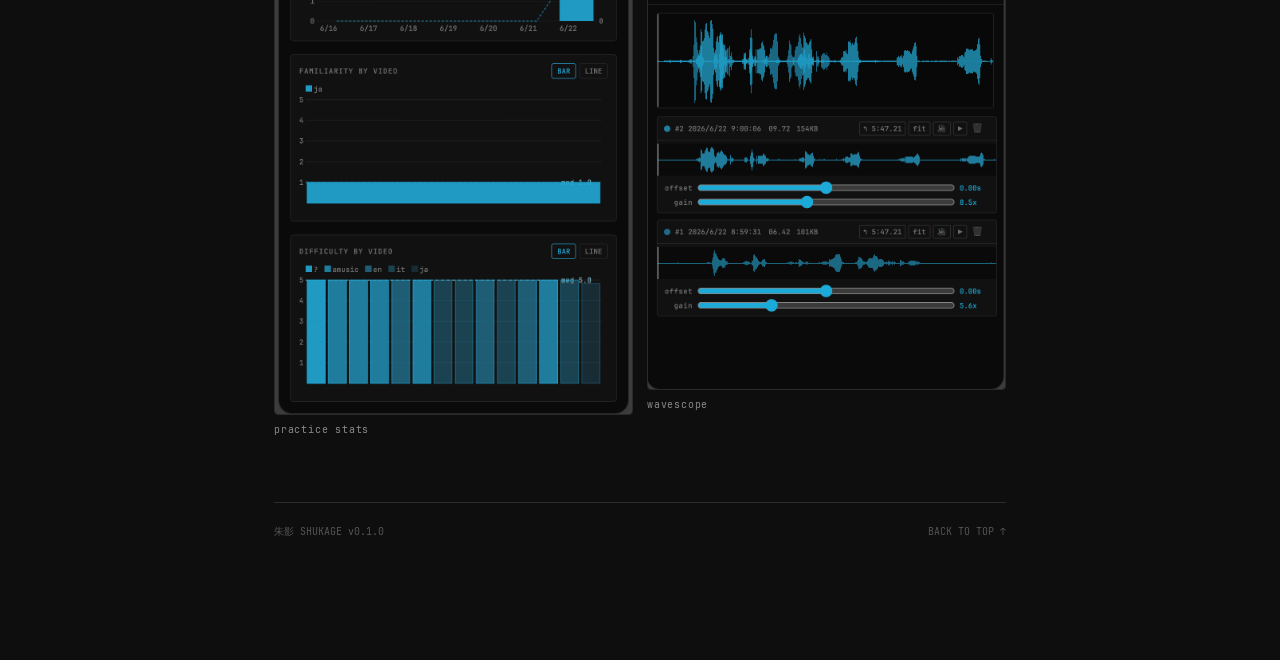
<file: style-samples.html>
<!DOCTYPE html>
<html lang="en">
<head>
  <meta charset="UTF-8">
  <meta name="viewport" content="width=device-width, initial-scale=1.0">
  <link rel="stylesheet" href="src/fonts.css">
  <title>ShuKage — Style Samples</title>
  <style>
    :root {
      --bg:       #0e0e0e;
      --surface:  #161616;
      --border:   #2a2a2a;
      --accent:   #AB3B3A;
      --accent-d: rgb(172,59,58 / 0.8);
      --text:     #d0d0d0;
      --text-dim: #888;
      --text-faint: #555;

      --doc-meta-font-size: 10px;
      --doc-meta-line-height: 1.35;
      --doc-meta-gap: 0.15rem;
      --doc-meta-bottom: 0.75rem;
      --doc-title-font-size: 24px;
      --doc-title-long-font-size: 18px;

      --brand-ja: 'Noto Serif JP Kanji', serif;
      --brand-en: 'JetBrains Mono', monospace;
      --mono:     'JetBrains Mono', 'Courier New', monospace;
      --sans:     -apple-system, BlinkMacSystemFont, 'Segoe UI', 'Helvetica Neue', Helvetica, Arial, sans-serif;
    }

    * { box-sizing: border-box; margin: 0; padding: 0; }

    html { scroll-behavior: smooth; }

    body {
      background: var(--bg);
      color: var(--text);
      font-family: var(--sans);
      font-size: 14px;
      line-height: 1.7;
      max-width: 780px;
      margin: 0 auto;
      padding: 48px 24px 120px;
    }

    a {
      color: inherit;
      text-decoration: none;
    }

    img {
      display: block;
      width: 100%;
      height: auto;
    }

    /* ── Header ── */
    header {
      position: relative;
      display: flex;
      justify-content: center;
      align-items: flex-start;
      padding-bottom: 5rem;
      border-bottom: 1px solid var(--border);
      margin-bottom: 48px;
    }

    .logo-wrap {
      text-align: center;
    }

    .logo-ja {
      font-family: var(--brand-ja);
      font-size: 44px;
      font-weight: 300;
      color: var(--text);
      display: block;
      letter-spacing: 0.12em;
      line-height: 1.1;
    }

    .logo-en {
      font-family: var(--brand-en);
      font-size: 13px;
      letter-spacing: 0.22em;
      color: var(--accent);
      font-weight: 400;
      margin-top: 4px;
      display: block;
    }

    .version {
      position: absolute;
      right: 0;
      top: 4px;
      font-family: var(--mono);
      font-size: 10px;
      color: var(--text-faint);
    }

    .home-link {
      position: absolute;
      left: 0;
      top: 4px;
      font-family: var(--mono);
      font-size: 10px;
      color: var(--text-faint);
      text-decoration: none;
      letter-spacing: 0.08em;
    }

    .home-link:hover { color: var(--text-dim); }

    .header-doc-title {
      position: absolute;
      left: 0;
      bottom: var(--doc-meta-bottom);

      font-family: var(--mono);
      font-size: var(--doc-title-font-size);
      line-height: 1;
      letter-spacing: 0.22em;
      color: var(--accent);
      font-weight: 400;
      white-space: nowrap;
    }

    .header-doc-title.is-long {
      font-size: var(--doc-title-long-font-size);
    }

    .header-doc-meta {
      position: absolute;
      right: 0;
      bottom: var(--doc-meta-bottom);
      display: flex;
      flex-direction: column;
      align-items: flex-end;
      gap: var(--doc-meta-gap);

      color: var(--text-faint);
      font-family: var(--mono);
      font-size: var(--doc-meta-font-size);
      line-height: var(--doc-meta-line-height);
      text-align: right;
    }

    .header-doc-meta a {
      color: inherit;
      text-decoration: none;
      white-space: nowrap;
    }

    .header-doc-meta a:hover { color: var(--text-dim); }

    /* ── Intro ── */
    .intro {
      margin-bottom: 40px;
      color: var(--text-dim);
      font-size: 13px;
    }

    .intro p { margin-bottom: 10px; }

    .intro a {
      color: var(--accent);
      text-decoration: none;
    }

    .intro a:hover { color: var(--text); }

    /* ── Samples ── */
    .samples {
      display: flex;
      flex-direction: column;
      gap: 56px;
    }

    .sample {
      margin-bottom: 0;
    }

    .sample-head {
      display: flex;
      align-items: baseline;
      justify-content: space-between;
      gap: 16px;
      margin-bottom: 16px;
      padding-bottom: 8px;
      border-bottom: 1px solid var(--border);
    }

    .sample-title {
      font-family: var(--mono);
      font-size: 13px;
      letter-spacing: 0.14em;
      color: var(--accent);
      font-weight: 700;
      text-transform: lowercase;
    }

    .sample-note {
      font-family: var(--mono);
      font-size: 10px;
      color: var(--text-faint);
      letter-spacing: 0.08em;
      white-space: nowrap;
    }

    .gallery {
      display: flex;
      flex-direction: column;
      gap: 14px;
    }

    .shot-link {
      display: block;
      background: #050505;
      border: 1px solid var(--border);
      border-radius: 4px;
      overflow: hidden;
      transition:
        border-color 0.15s ease,
        transform 0.15s ease,
        background 0.15s ease;
    }

    .shot-link:hover {
      border-color: var(--accent);
      transform: translateY(-1px);
      background: var(--surface);
    }

    .shot-link img {
      background: #000;
    }

    .shot-grid {
      display: grid;
      grid-template-columns: 1fr 1fr;
      gap: 14px;
      align-items: start;
    }

    .shot-caption {
      margin-top: 6px;
      font-family: var(--mono);
      font-size: 10px;
      color: var(--text-faint);
      letter-spacing: 0.08em;
    }

    .shot-caption span {
      color: var(--text-dim);
    }

    /* ── Footer ── */
    footer {
      margin-top: 64px;
      padding-top: 20px;
      border-top: 1px solid var(--border);
      font-family: var(--mono);
      font-size: 10px;
      color: var(--text-faint);
      display: flex;
      justify-content: space-between;
      gap: 20px;
    }

    footer a:hover { color: var(--text-dim); }

    @media (max-width: 720px) {
      body {
        padding: 36px 18px 96px;
      }

      header {
        padding-bottom: 5.4rem;
        margin-bottom: 40px;
      }

      .logo-ja {
        font-size: 38px;
      }

      .logo-en {
        font-size: 12px;
      }

      .header-doc-title.is-long {
        font-size: 14px;
        letter-spacing: 0.16em;
      }

      .header-doc-meta {
        font-size: 9px;
      }

      .shot-grid {
        grid-template-columns: 1fr;
      }

      footer {
        flex-direction: column;
        gap: 6px;
      }
    }

    @media (max-width: 520px) {
      .home-link,
      .version {
        top: 0;
      }

      .header-doc-title {
        bottom: 2.15rem;
      }

      .header-doc-meta {
        left: 0;
        right: auto;
        bottom: var(--doc-meta-bottom);
        align-items: flex-start;
        text-align: left;
      }

      .sample-head {
        flex-direction: column;
        align-items: flex-start;
        gap: 2px;
      }
    }
    .style-props {
        font-size: 11px;
    }
    .style-prop-header {
      font-size: 12px;
      text-transform: uppercase;
      color: var(--accent-d);
    }
    .style-prop-items {
      padding-right: 0.5ch;
    }
    .style-prop-label {
      padding-right: 0.2ch;
      text-transform: lowercase;
      color: var(--text-dim);
    }
    .style-prop-value {
      padding-right: 0.2ch;
      color: var(--text-dim);
    }
  </style>
</head>
<body id="top">

<header>
  <a class="home-link" href="index.html">← Home</a>

  <div class="logo-wrap">
    <span class="logo-ja">朱影</span>
    <span class="logo-en">SHUKAGE</span>
  </div>

  <span class="version">v0.1.0</span>

  <div class="header-doc-title is-long" aria-label="Style Samples">
    STYLE SAMPLES
  </div>

  <div class="header-doc-meta">
    <div>Last updated: April 2026</div>
    <a href="index.html">Back to index →</a>
  </div>
</header>

<main>
  <section class="intro" aria-label="Style samples introduction">
    <p>
      You can tweak the font and colors a little in Settings.
    </p>
    <p>
      These samples show how the same controls can feel different with small changes to accent color, normal color, opacity, and font.
    </p>
  </section>

  <section class="samples" aria-label="Style sample gallery">

    <!-- 01 style #1 -->
    <article class="sample" id="style-01">
      <div class="sample-head">
        <h2 class="sample-title">01 style #1</h2>
        <div class="sample-note">green</div>
      </div>

      <div class="gallery">
        <div>
          <a
            class="shot-link"
            href="assets/images/style-samples/shukage-screenshot-green-29-203-215.png"
            target="_blank"
            rel="noopener"
          >
            <img
              src="assets/images/style-samples/shukage-screenshot-green-29-203-215.png"
              alt="Style #1 green overall ShuKage screenshot"
              loading="lazy"
            >
          </a>
          <div class="shot-caption"><span>overall</span></div>
        </div>

        <div class="shot-grid">
          <div>
            <a
              class="shot-link"
              href="assets/images/style-samples/shukage-screenshot-green-stats-29-203-215.png"
              target="_blank"
              rel="noopener"
            >
              <img
                src="assets/images/style-samples/shukage-screenshot-green-stats-29-203-215.png"
                alt="Style #1 green Practice Stats screenshot"
                loading="lazy"
              >
            </a>
            <div class="shot-caption"><span>practice stats</span></div>
          </div>

          <div>
            <a
              class="shot-link"
              href="assets/images/style-samples/shukage-screenshot-green-wave-29-203-215.png"
              target="_blank"
              rel="noopener"
            >
              <img
                src="assets/images/style-samples/shukage-screenshot-green-wave-29-203-215.png"
                alt="Style #1 green WaveScope screenshot"
                loading="lazy"
              >
            </a>
            <div class="shot-caption"><span>wavescope</span></div>
          </div>
        </div> <!-- grid -->
        <div class="style-props">
          <span class="style-prop-header">THEME</span>
          <span class="style-prop-items">
            <span class="style-prop-label">accent:</span><span class="style-prop-value">29 203 215</span>
            <span class="style-prop-label">Normal:</span><span class="style-prop-value">204 204 204</span>
            <span class="style-prop-label">Font:</span><span class="style-prop-value">JetBrains Condensed</span>
          </span>
          <span class="style-prop-header">LANGUAGE</span>
          <span class="style-prop-items">
            <span class="style-prop-label">font:</span><span class="style-prop-value">JetBrains Condensed</span>
            <span class="style-prop-label">size:</span><span class="style-prop-value">10px</span>
            <span class="style-prop-label">Font:</span><span class="style-prop-value">JetBrains Condensed</span>
          </span>
        </div>
      </div> <!-- gallery -->
    </article>








color
opacity
100%

VIDEO TITLE
font

JetBrains Condensed
size
11px

color
opacity
85%

MARKER TITLE
font

JetBrains Condensed
size
12px

color
opacity
100%

meta color
meta scale
100%

meta opacity
70%

SELECTION
color
opacity
100%

CONTROL BAR COLORS
link
Normal op
100%

Accent op
100%

FONT PROFILES
NEW
Profile name
font-family
＋
BUILT-IN
JetBrains Condensed
built-in
JetBrains Mono
condensed
on
stretch
condensed
features
"ss01"
tracking
-0.02em
scale-x
0.92
weight
400





    <!-- 02 style #2 -->
    <article class="sample" id="style-02">
      <div class="sample-head">
        <h2 class="sample-title">02 style #2</h2>
        <div class="sample-note">white</div>
      </div>

      <div class="gallery">
        <div>
          <a
            class="shot-link"
            href="assets/images/style-samples/shukage-screenshot-white-204-204-204.png"
            target="_blank"
            rel="noopener"
          >
            <img
              src="assets/images/style-samples/shukage-screenshot-white-204-204-204.png"
              alt="Style #2 white overall ShuKage screenshot"
              loading="lazy"
            >
          </a>
          <div class="shot-caption"><span>overall</span></div>
        </div>

        <div class="shot-grid">
          <div>
            <a
              class="shot-link"
              href="assets/images/style-samples/shukage-screenshot-white-stats-204-204-204.png"
              target="_blank"
              rel="noopener"
            >
              <img
                src="assets/images/style-samples/shukage-screenshot-white-stats-204-204-204.png"
                alt="Style #2 white Practice Stats screenshot"
                loading="lazy"
              >
            </a>
            <div class="shot-caption"><span>practice stats</span></div>
          </div>

          <div>
            <a
              class="shot-link"
              href="assets/images/style-samples/shukage-screenshot-white-wave-204-204-204.png"
              target="_blank"
              rel="noopener"
            >
              <img
                src="assets/images/style-samples/shukage-screenshot-white-wave-204-204-204.png"
                alt="Style #2 white WaveScope screenshot"
                loading="lazy"
              >
            </a>
            <div class="shot-caption"><span>wavescope</span></div>
          </div>
        </div>
      </div>
    </article>

    <!-- 03 style #3 -->
    <article class="sample" id="style-03">
      <div class="sample-head">
        <h2 class="sample-title">03 style #3</h2>
        <div class="sample-note">blue</div>
      </div>

      <div class="gallery">
        <div>
          <a
            class="shot-link"
            href="assets/images/style-samples/shukage-screenshot-blue-29-169-215.png"
            target="_blank"
            rel="noopener"
          >
            <img
              src="assets/images/style-samples/shukage-screenshot-blue-29-169-215.png"
              alt="Style #3 blue overall ShuKage screenshot"
              loading="lazy"
            >
          </a>
          <div class="shot-caption"><span>overall</span></div>
        </div>

        <div class="shot-grid">
          <div>
            <a
              class="shot-link"
              href="assets/images/style-samples/shukage-screenshot-blue-stats-29-169-215.png"
              target="_blank"
              rel="noopener"
            >
              <img
                src="assets/images/style-samples/shukage-screenshot-blue-stats-29-169-215.png"
                alt="Style #3 blue Practice Stats screenshot"
                loading="lazy"
              >
            </a>
            <div class="shot-caption"><span>practice stats</span></div>
          </div>

          <div>
            <a
              class="shot-link"
              href="assets/images/style-samples/shukage-screenshot-blue-wave-29-169-215.png"
              target="_blank"
              rel="noopener"
            >
              <img
                src="assets/images/style-samples/shukage-screenshot-blue-wave-29-169-215.png"
                alt="Style #3 blue WaveScope screenshot"
                loading="lazy"
              >
            </a>
            <div class="shot-caption"><span>wavescope</span></div>
          </div>
        </div>
      </div>
    </article>

  </section>
</main>

<footer>
  <span>朱影 SHUKAGE v0.1.0</span>
  <a href="#top">BACK TO TOP ↑</a>
</footer>

</body>
</html>
</file>
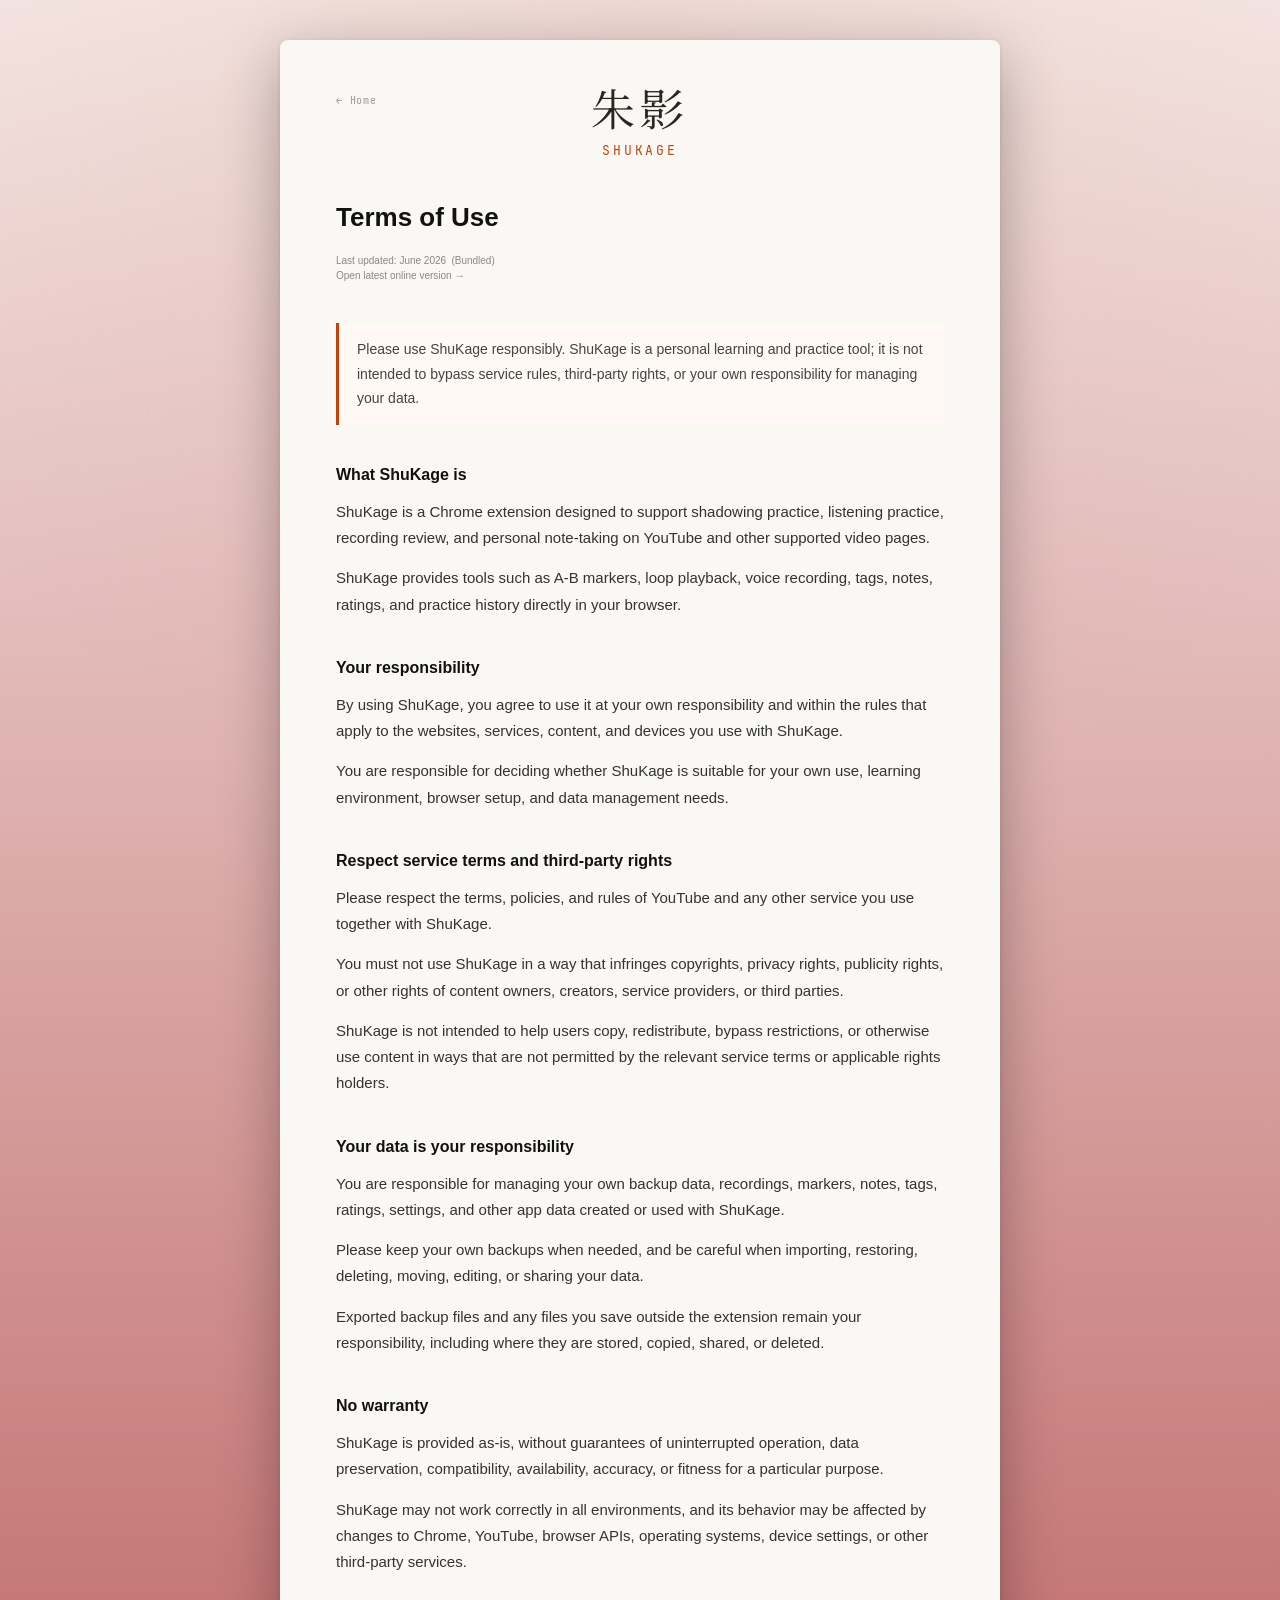
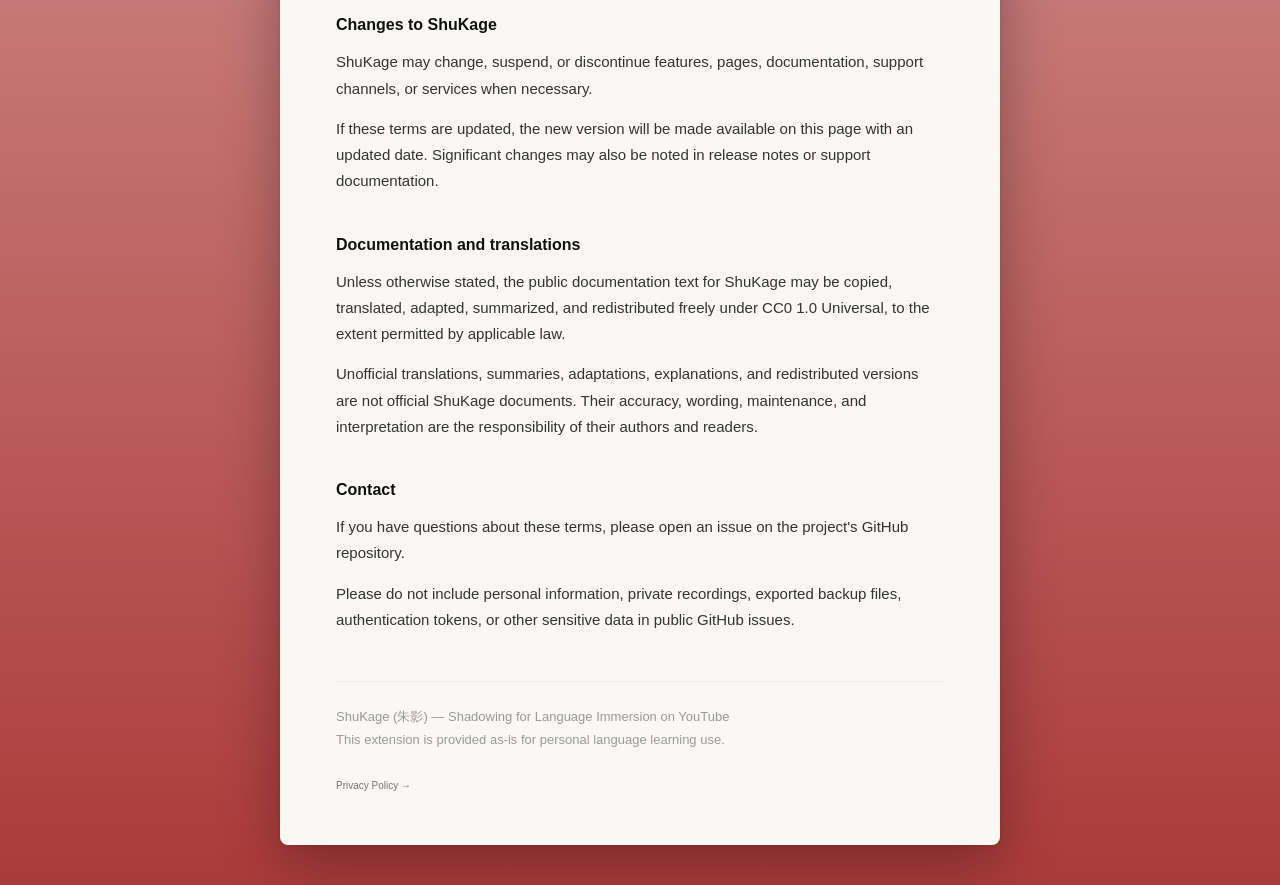
<file: terms.html>
<!DOCTYPE html>
<html lang="en">
<head>
  <meta charset="UTF-8">
  <meta name="viewport" content="width=device-width, initial-scale=1.0">
  <link rel="stylesheet" href="src/fonts.css">
  <title>ShuKage — Terms of Use</title>
  <style>
    * { box-sizing: border-box; margin: 0; padding: 0; }

    body {
      font-family: -apple-system, BlinkMacSystemFont, 'Segoe UI', sans-serif;
      font-size: 15px;
      line-height: 1.75;
      color: #7c0101d5;
      background:
        /*radial-gradient(circle at top, rgba(192,68,10,0.10), transparent 34%),*/
        radial-gradient(circle at top, rgba(178, 90, 49, 0.1), transparent 34%),
        linear-gradient(180deg, #f5e7e5 0%, #AB3B3A 100%);
      padding: 40px 20px;
    }

    .wrap {
      max-width: 720px;
      margin: 0 auto;
      background: #faf8f4;
      border-radius: 8px;
      padding: 48px 56px;
      box-shadow:
        0 18px 60px rgba(0,0,0,0.30),
        0 1px 4px rgba(0,0,0,0.10);
    }

    /* ← Home */
    .home-link {
      position: absolute;
      left: 0;
      top: 4px;
      font-family: 'JetBrains Mono', monospace;
      font-size: 10px;
      letter-spacing: 0.08em;
      color: #999;
      text-decoration: none;
    }

    .home-link:hover {
      text-decoration: underline;
    }

    .logo-wrap {
      text-align: center;
      margin-bottom: 32px;
    }

    .logo-ja {
      font-family: 'Noto Serif JP Kanji', serif;
      font-size: 44px;
      font-weight: 300;
      color: #2a2520;
      display: block;
      letter-spacing: 0.12em;
      line-height: 1.1;
    }

    .logo-en {
      font-family: 'JetBrains Mono', monospace;
      font-size: 13px;
      letter-spacing: 0.22em;
      color: #c0440a;
      font-weight: 400;
      margin-top: 4px;
      display: block;
    }

    h1 {
      font-size: 26px;
      font-weight: 600;
      color: #111;
      margin-bottom: 8px;
    }

    .doc-meta {
      margin: 0.8rem 0 2.5rem;
      color: #888;
      font-size: 10px;
      line-height: 1.5;
    }
    .doc-meta-sub {
      margin-left: 0.25em;
    }
    
    .doc-latest-link {
      margin-left: 0.9em;
      color: inherit;
      text-decoration: none;
      /*text-underline-offset: 0.16em;*/
      white-space: nowrap;
    }
    .doc-latest-link:hover {
      color: #c0440a;
      text-decoration: underline;
    }

    h2 {
      font-size: 16px;
      font-weight: 600;
      color: #111;
      margin-top: 36px;
      margin-bottom: 10px;
    }

    p {
      margin-bottom: 14px;
      color: #333;
    }

    ul {
      margin: 0 0 14px 20px;
      color: #333;
    }

    li {
      margin-bottom: 6px;
    }

    code {
      font-family: ui-monospace, SFMono-Regular, Menlo, Consolas, monospace;
      font-size: 0.92em;
      background: #f4f4f2;
      border: 1px solid #e8e8e2;
      border-radius: 3px;
      padding: 1px 4px;
    }

    .highlight {
      background: #fff8f5;
      border-left: 3px solid #c0440a;
      padding: 14px 18px;
      border-radius: 0 4px 4px 0;
      margin: 24px 0;
      font-size: 14px;
      color: #444;
    }

    footer {
      margin-top: 48px;
      padding-top: 24px;
      border-top: 1px solid #eee;
      font-size: 13px;
      color: #999;
    }

    footer a {
      color: #777;
      text-decoration: none;
      font-size: 10px;
    }

    footer a:hover {
      color: #c0440a;
      text-decoration: underline;
    }

    @media (max-width: 600px) {
      body {
        padding: 24px 12px;
      }

      .wrap {
        padding: 32px 24px;
      }
    }
  </style>
</head>
<body>
<div class="wrap">
  <div style="position:relative; text-align:center; margin-bottom:32px;">
    <a class="home-link" href="index.html">← Home</a>
    <div class="logo-wrap" style="margin-bottom:0">
      <span class="logo-ja">朱影</span>
      <span class="logo-en">SHUKAGE</span>
    </div>
  </div>
  <h1>Terms of Use</h1>
    <p class="doc-meta">
      Last updated: June 2026
      <span class="doc-meta-sub">(Bundled)</span>
      <a class="doc-latest-link" href="https://mondellera.github.io/shukage-desk/terms.html" target="_blank" rel="noopener">
        <br>Open latest online version →
      </a>
    </p>

  <div class="highlight">
    Please use ShuKage responsibly. ShuKage is a personal learning and practice tool;
    it is not intended to bypass service rules, third-party rights, or your own responsibility
    for managing your data.
  </div>

  <h2>What ShuKage is</h2>
  <p>
    ShuKage is a Chrome extension designed to support shadowing practice, listening practice,
    recording review, and personal note-taking on YouTube and other supported video pages.
  </p>

  <p>
    ShuKage provides tools such as A-B markers, loop playback, voice recording,
    tags, notes, ratings, and practice history directly in your browser.
  </p>

  <h2>Your responsibility</h2>
  <p>
    By using ShuKage, you agree to use it at your own responsibility and within the
    rules that apply to the websites, services, content, and devices you use with ShuKage.
  </p>

  <p>
    You are responsible for deciding whether ShuKage is suitable for your own use,
    learning environment, browser setup, and data management needs.
  </p>

  <h2>Respect service terms and third-party rights</h2>
  <p>
    Please respect the terms, policies, and rules of YouTube and any other service
    you use together with ShuKage.
  </p>

  <p>
    You must not use ShuKage in a way that infringes copyrights, privacy rights,
    publicity rights, or other rights of content owners, creators, service providers,
    or third parties.
  </p>

  <p>
    ShuKage is not intended to help users copy, redistribute, bypass restrictions,
    or otherwise use content in ways that are not permitted by the relevant service
    terms or applicable rights holders.
  </p>

  <h2>Your data is your responsibility</h2>
  <p>
    You are responsible for managing your own backup data, recordings, markers,
    notes, tags, ratings, settings, and other app data created or used with ShuKage.
  </p>

  <p>
    Please keep your own backups when needed, and be careful when importing,
    restoring, deleting, moving, editing, or sharing your data.
  </p>

  <p>
    Exported backup files and any files you save outside the extension remain your
    responsibility, including where they are stored, copied, shared, or deleted.
  </p>

  <h2>No warranty</h2>
  <p>
    ShuKage is provided as-is, without guarantees of uninterrupted operation,
    data preservation, compatibility, availability, accuracy, or fitness for a
    particular purpose.
  </p>

  <p>
    ShuKage may not work correctly in all environments, and its behavior may be
    affected by changes to Chrome, YouTube, browser APIs, operating systems,
    device settings, or other third-party services.
  </p>

  <h2>Changes to ShuKage</h2>
  <p>
    ShuKage may change, suspend, or discontinue features, pages, documentation,
    support channels, or services when necessary.
  </p>

  <p>
    If these terms are updated, the new version will be made available on this page
    with an updated date. Significant changes may also be noted in release notes or
    support documentation.
  </p>

  <h2>Documentation and translations</h2>
    <p>
    Unless otherwise stated, the public documentation text for ShuKage may be copied,
    translated, adapted, summarized, and redistributed freely under CC0 1.0 Universal,
    to the extent permitted by applicable law.
    </p>
    <p>
    Unofficial translations, summaries, adaptations, explanations, and redistributed
    versions are not official ShuKage documents. Their accuracy, wording, maintenance,
    and interpretation are the responsibility of their authors and readers.
    </p>

  <h2>Contact</h2>
  <p>
    If you have questions about these terms, please open an issue on the project's
    GitHub repository.
  </p>

  <p>
    Please do not include personal information, private recordings, exported backup
    files, authentication tokens, or other sensitive data in public GitHub issues.
  </p>

  <footer>
    ShuKage (朱影) — Shadowing for Language Immersion on YouTube<br>
    This extension is provided as-is for personal language learning use.<br><br>
    <a href="privacy-policy.html">Privacy Policy →</a>
  </footer>
</div>
</body>
</html>
</file>
<file: src/fonts.css>
/* fonts.css — Local font declarations for ShuKage
 * Referenced by sidepanel.html and welcome.html
 */

@font-face {
  font-family: 'JetBrains Mono';
  src: url('./fonts/JetBrainsMono-Regular.woff2') format('woff2');
  font-weight: 100 900;
  font-style: normal;
  font-display: swap;
}

@font-face {
  font-family: 'Noto Serif JP Kanji';
  src: url('./fonts/NotoSerifJP-kanji.woff2') format('woff2');
  font-weight: 400;
  font-style: normal;
  font-display: swap;
  /* 朱影に交われば赤くなる */
  unicode-range: U+6731, U+5F71, U+306B, U+4EA4, U+308F, U+308C, U+3070, U+8D64, U+304F, U+306A, U+308B;
}
</file>
